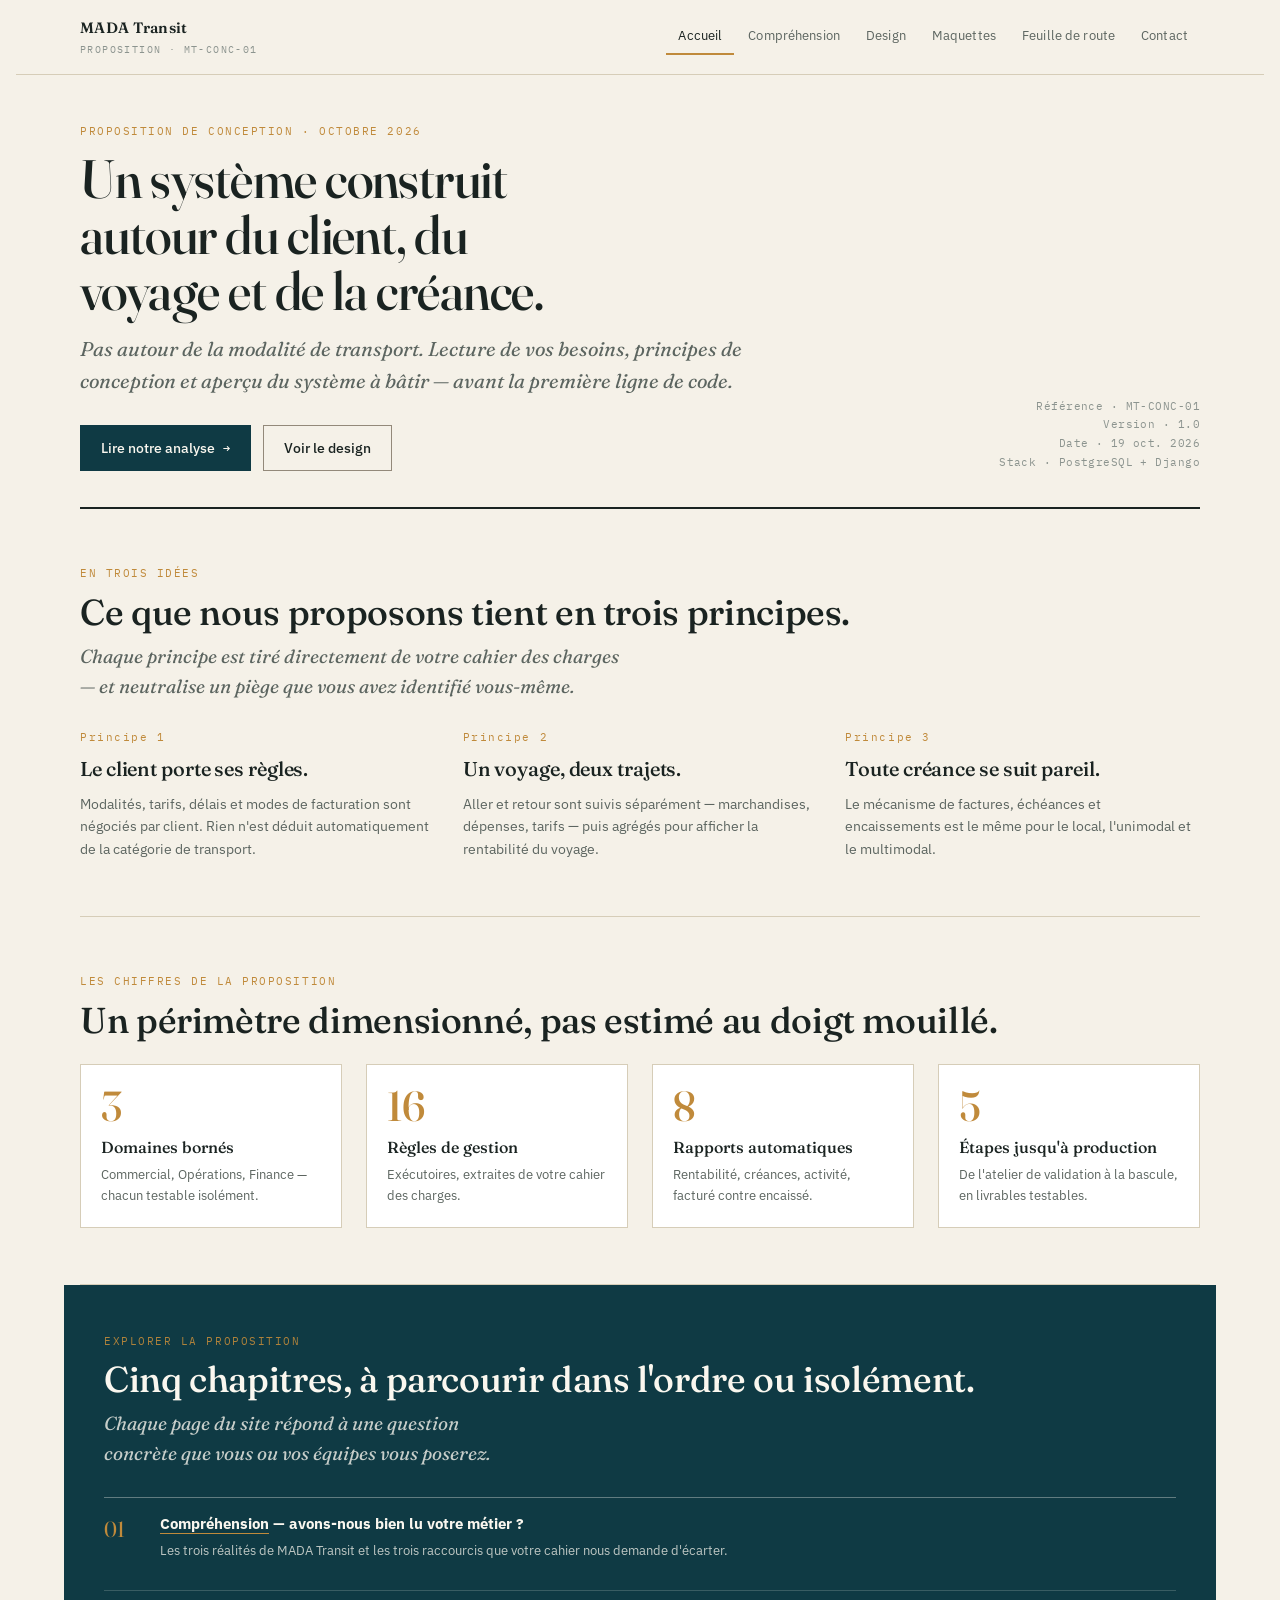
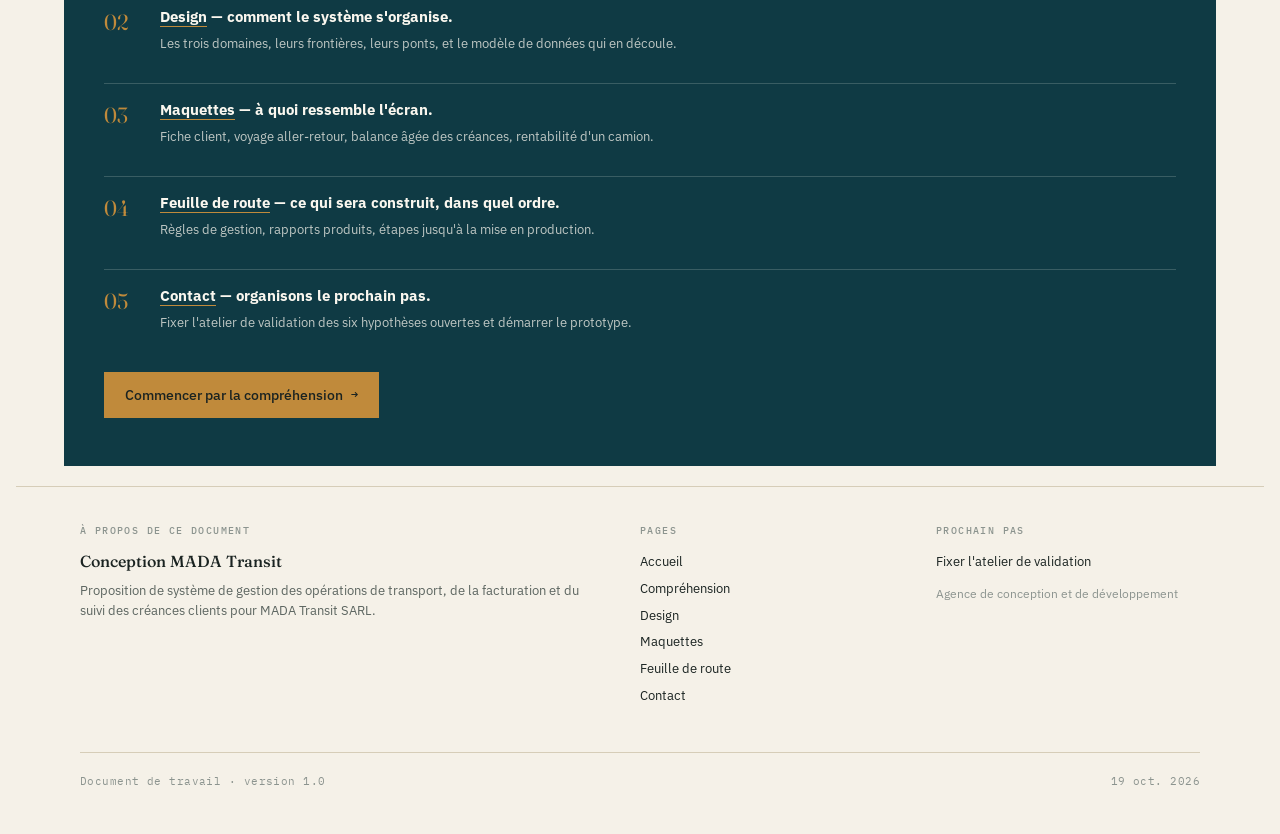
<file: index.html>
<!doctype html>
<html lang="fr">
<head>
<meta charset="utf-8">
<meta name="viewport" content="width=device-width,initial-scale=1,viewport-fit=cover">
<meta name="claude:viewport-fit-sides" content="cover">
<title>Conception MADA Transit</title>
<meta name="description" content="Proposition de conception du système de gestion des opérations de transport, de la facturation et du suivi des créances clients pour MADA Transit SARL.">
<link rel="stylesheet" href="styles.css">
</head>
<body>

<header class="site-header">
  <div class="wrap">
    <a href="index.html" class="brand">
      MADA Transit
      <span class="ref">Proposition · MT-CONC-01</span>
    </a>
    <nav>
      <a href="index.html" aria-current="page">Accueil</a>
      <a href="comprendre.html">Compréhension</a>
      <a href="design.html">Design</a>
      <a href="maquettes.html">Maquettes</a>
      <a href="feuille-de-route.html">Feuille de route</a>
      <a href="contact.html">Contact</a>
    </nav>
  </div>
</header>

<div class="wrap">

  <section class="hero">
    <div>
      <p class="eyebrow">Proposition de conception · octobre 2026</p>
      <h1>Un système construit autour du client, du voyage et de la créance.</h1>
      <p class="dek">Pas autour de la modalité de transport. Lecture de vos besoins, principes de conception et aperçu du système à bâtir — avant la première ligne de code.</p>
      <div class="cta-row">
        <a class="btn btn-primary" href="comprendre.html">Lire notre analyse <span class="arrow">→</span></a>
        <a class="btn btn-secondary" href="design.html">Voir le design</a>
      </div>
    </div>
    <div class="meta">
      <div>Référence · MT-CONC-01</div>
      <div>Version · 1.0</div>
      <div>Date · 19 oct. 2026</div>
      <div>Stack · PostgreSQL + Django</div>
    </div>
  </section>

  <section>
    <p class="eyebrow">En trois idées</p>
    <h2>Ce que nous proposons tient en trois principes.</h2>
    <p class="dek">Chaque principe est tiré directement de votre cahier des charges — et neutralise un piège que vous avez identifié vous-même.</p>

    <div class="columns-3">
      <article>
        <span class="marker">Principe 1</span>
        <h3>Le client porte ses règles.</h3>
        <p>Modalités, tarifs, délais et modes de facturation sont négociés par client. Rien n'est déduit automatiquement de la catégorie de transport.</p>
      </article>
      <article>
        <span class="marker">Principe 2</span>
        <h3>Un voyage, deux trajets.</h3>
        <p>Aller et retour sont suivis séparément — marchandises, dépenses, tarifs — puis agrégés pour afficher la rentabilité du voyage.</p>
      </article>
      <article>
        <span class="marker">Principe 3</span>
        <h3>Toute créance se suit pareil.</h3>
        <p>Le mécanisme de factures, échéances et encaissements est le même pour le local, l'unimodal et le multimodal.</p>
      </article>
    </div>
  </section>

  <section>
    <p class="eyebrow">Les chiffres de la proposition</p>
    <h2>Un périmètre dimensionné, pas estimé au doigt mouillé.</h2>

    <div class="highlight-row">
      <div class="highlight">
        <div class="n">3</div>
        <h4>Domaines bornés</h4>
        <p>Commercial, Opérations, Finance — chacun testable isolément.</p>
      </div>
      <div class="highlight">
        <div class="n">16</div>
        <h4>Règles de gestion</h4>
        <p>Exécutoires, extraites de votre cahier des charges.</p>
      </div>
      <div class="highlight">
        <div class="n">8</div>
        <h4>Rapports automatiques</h4>
        <p>Rentabilité, créances, activité, facturé contre encaissé.</p>
      </div>
      <div class="highlight">
        <div class="n">5</div>
        <h4>Étapes jusqu'à production</h4>
        <p>De l'atelier de validation à la bascule, en livrables testables.</p>
      </div>
    </div>
  </section>

  <section class="band-primary" style="margin-left:calc(max(16px, env(safe-area-inset-left, 0px))*-1); margin-right:calc(max(16px, env(safe-area-inset-right, 0px))*-1); border:none;">
    <div class="wrap" style="padding-inline: max(12px, env(safe-area-inset-left, 0px));">
      <p class="eyebrow">Explorer la proposition</p>
      <h2>Cinq chapitres, à parcourir dans l'ordre ou isolément.</h2>
      <p class="dek">Chaque page du site répond à une question concrète que vous ou vos équipes vous poserez.</p>

      <ol class="numbered">
        <li>
          <div>
            <strong><a href="comprendre.html" style="color:inherit;text-decoration:underline;text-decoration-color:var(--accent);text-underline-offset:4px;">Compréhension</a> — avons-nous bien lu votre métier ?</strong>
            <span>Les trois réalités de MADA Transit et les trois raccourcis que votre cahier nous demande d'écarter.</span>
          </div>
        </li>
        <li>
          <div>
            <strong><a href="design.html" style="color:inherit;text-decoration:underline;text-decoration-color:var(--accent);text-underline-offset:4px;">Design</a> — comment le système s'organise.</strong>
            <span>Les trois domaines, leurs frontières, leurs ponts, et le modèle de données qui en découle.</span>
          </div>
        </li>
        <li>
          <div>
            <strong><a href="maquettes.html" style="color:inherit;text-decoration:underline;text-decoration-color:var(--accent);text-underline-offset:4px;">Maquettes</a> — à quoi ressemble l'écran.</strong>
            <span>Fiche client, voyage aller-retour, balance âgée des créances, rentabilité d'un camion.</span>
          </div>
        </li>
        <li>
          <div>
            <strong><a href="feuille-de-route.html" style="color:inherit;text-decoration:underline;text-decoration-color:var(--accent);text-underline-offset:4px;">Feuille de route</a> — ce qui sera construit, dans quel ordre.</strong>
            <span>Règles de gestion, rapports produits, étapes jusqu'à la mise en production.</span>
          </div>
        </li>
        <li>
          <div>
            <strong><a href="contact.html" style="color:inherit;text-decoration:underline;text-decoration-color:var(--accent);text-underline-offset:4px;">Contact</a> — organisons le prochain pas.</strong>
            <span>Fixer l'atelier de validation des six hypothèses ouvertes et démarrer le prototype.</span>
          </div>
        </li>
      </ol>

      <div class="cta-row">
        <a class="btn btn-primary" href="comprendre.html">Commencer par la compréhension <span class="arrow">→</span></a>
      </div>
    </div>
  </section>

</div>

<footer class="site-footer">
  <div class="wrap">
    <div>
      <h6>À propos de ce document</h6>
      <div class="colophon">Conception MADA Transit</div>
      <p>Proposition de système de gestion des opérations de transport, de la facturation et du suivi des créances clients pour MADA Transit SARL.</p>
    </div>
    <div>
      <h6>Pages</h6>
      <a href="index.html">Accueil</a>
      <a href="comprendre.html">Compréhension</a>
      <a href="design.html">Design</a>
      <a href="maquettes.html">Maquettes</a>
      <a href="feuille-de-route.html">Feuille de route</a>
      <a href="contact.html">Contact</a>
    </div>
    <div>
      <h6>Prochain pas</h6>
      <a href="contact.html">Fixer l'atelier de validation</a>
      <p style="margin-top:8px;color:var(--fg-dim);font-size:12px;">Agence de conception et de développement</p>
    </div>
    <div class="legal">
      <span>Document de travail · version 1.0</span>
      <span>19 oct. 2026</span>
    </div>
  </div>
</footer>

</body>
</html>
</file>
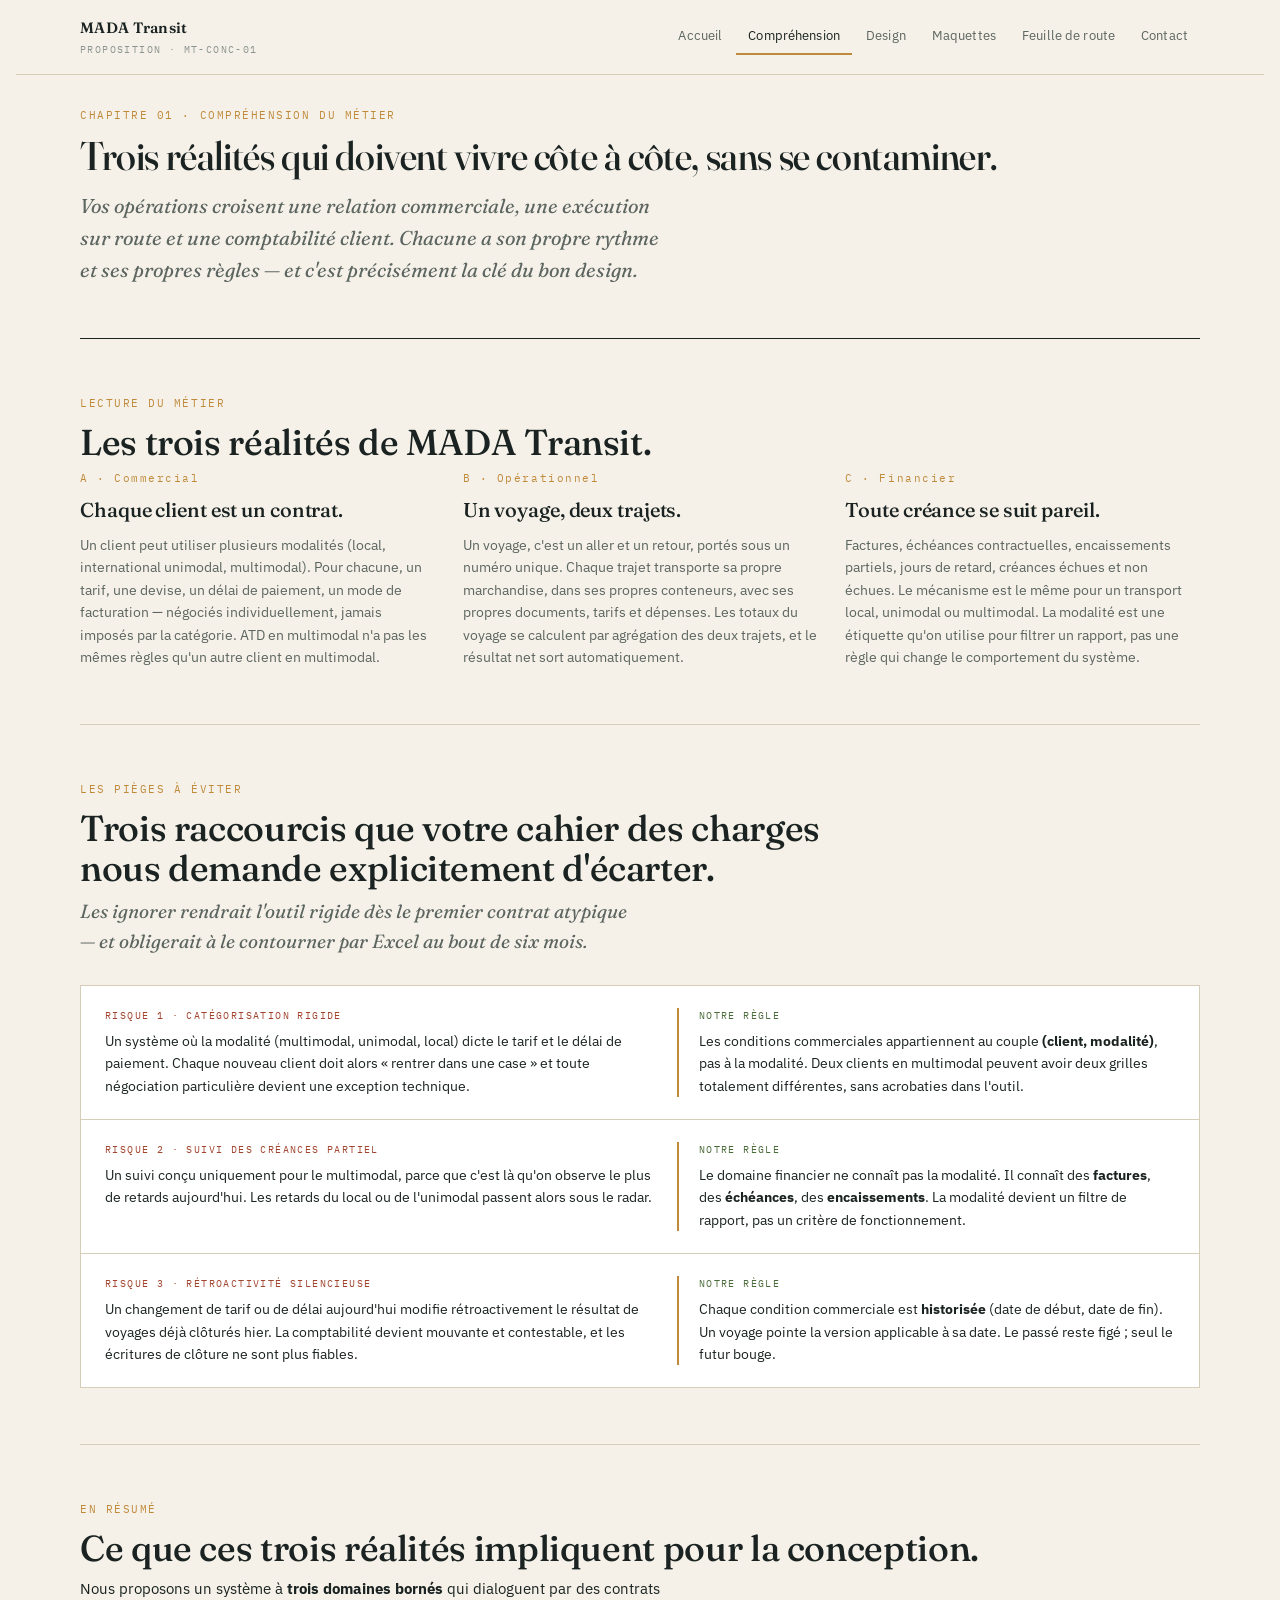
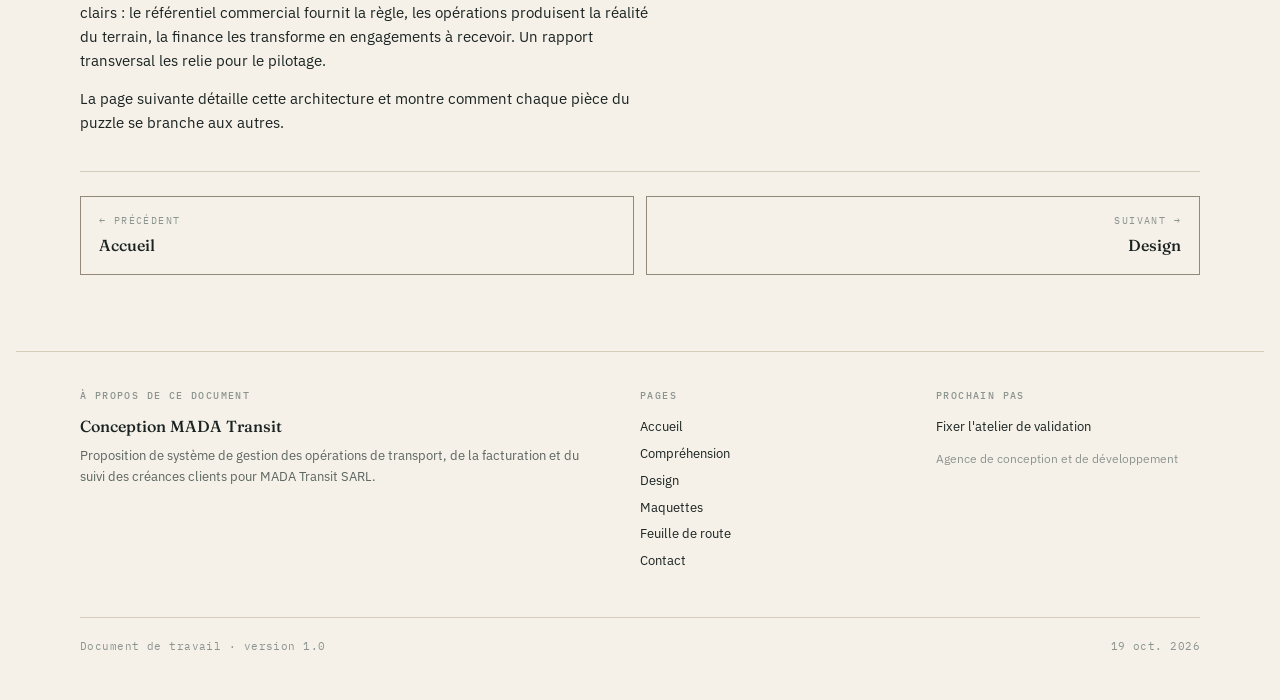
<file: comprendre.html>
<!doctype html>
<html lang="fr">
<head>
<meta charset="utf-8">
<meta name="viewport" content="width=device-width,initial-scale=1,viewport-fit=cover">
<meta name="claude:viewport-fit-sides" content="cover">
<title>Compréhension · Conception MADA Transit</title>
<link rel="stylesheet" href="styles.css">
</head>
<body>

<header class="site-header">
  <div class="wrap">
    <a href="index.html" class="brand">
      MADA Transit
      <span class="ref">Proposition · MT-CONC-01</span>
    </a>
    <nav>
      <a href="index.html">Accueil</a>
      <a href="comprendre.html" aria-current="page">Compréhension</a>
      <a href="design.html">Design</a>
      <a href="maquettes.html">Maquettes</a>
      <a href="feuille-de-route.html">Feuille de route</a>
      <a href="contact.html">Contact</a>
    </nav>
  </div>
</header>

<div class="wrap">

  <section class="hero compact">
    <div>
      <p class="eyebrow">Chapitre 01 · Compréhension du métier</p>
      <h1>Trois réalités qui doivent vivre côte à côte, sans se contaminer.</h1>
      <p class="dek">Vos opérations croisent une relation commerciale, une exécution sur route et une comptabilité client. Chacune a son propre rythme et ses propres règles — et c'est précisément la clé du bon design.</p>
    </div>
  </section>

  <section>
    <p class="eyebrow">Lecture du métier</p>
    <h2>Les trois réalités de MADA Transit.</h2>

    <div class="columns-3">
      <article>
        <span class="marker">A · Commercial</span>
        <h3>Chaque client est un contrat.</h3>
        <p>Un client peut utiliser plusieurs modalités (local, international unimodal, multimodal). Pour chacune, un tarif, une devise, un délai de paiement, un mode de facturation — négociés individuellement, jamais imposés par la catégorie. ATD en multimodal n'a pas les mêmes règles qu'un autre client en multimodal.</p>
      </article>
      <article>
        <span class="marker">B · Opérationnel</span>
        <h3>Un voyage, deux trajets.</h3>
        <p>Un voyage, c'est un aller et un retour, portés sous un numéro unique. Chaque trajet transporte sa propre marchandise, dans ses propres conteneurs, avec ses propres documents, tarifs et dépenses. Les totaux du voyage se calculent par agrégation des deux trajets, et le résultat net sort automatiquement.</p>
      </article>
      <article>
        <span class="marker">C · Financier</span>
        <h3>Toute créance se suit pareil.</h3>
        <p>Factures, échéances contractuelles, encaissements partiels, jours de retard, créances échues et non échues. Le mécanisme est le même pour un transport local, unimodal ou multimodal. La modalité est une étiquette qu'on utilise pour filtrer un rapport, pas une règle qui change le comportement du système.</p>
      </article>
    </div>
  </section>

  <section>
    <p class="eyebrow">Les pièges à éviter</p>
    <h2>Trois raccourcis que votre cahier des charges nous demande explicitement d'écarter.</h2>
    <p class="dek">Les ignorer rendrait l'outil rigide dès le premier contrat atypique — et obligerait à le contourner par Excel au bout de six mois.</p>

    <div class="pitfalls">
      <div class="pitfall">
        <div class="risk">
          <span class="label">Risque 1 · Catégorisation rigide</span>
          <p>Un système où la modalité (multimodal, unimodal, local) dicte le tarif et le délai de paiement. Chaque nouveau client doit alors « rentrer dans une case » et toute négociation particulière devient une exception technique.</p>
        </div>
        <div class="fix">
          <span class="label">Notre règle</span>
          <p>Les conditions commerciales appartiennent au couple <strong>(client, modalité)</strong>, pas à la modalité. Deux clients en multimodal peuvent avoir deux grilles totalement différentes, sans acrobaties dans l'outil.</p>
        </div>
      </div>
      <div class="pitfall">
        <div class="risk">
          <span class="label">Risque 2 · Suivi des créances partiel</span>
          <p>Un suivi conçu uniquement pour le multimodal, parce que c'est là qu'on observe le plus de retards aujourd'hui. Les retards du local ou de l'unimodal passent alors sous le radar.</p>
        </div>
        <div class="fix">
          <span class="label">Notre règle</span>
          <p>Le domaine financier ne connaît pas la modalité. Il connaît des <strong>factures</strong>, des <strong>échéances</strong>, des <strong>encaissements</strong>. La modalité devient un filtre de rapport, pas un critère de fonctionnement.</p>
        </div>
      </div>
      <div class="pitfall">
        <div class="risk">
          <span class="label">Risque 3 · Rétroactivité silencieuse</span>
          <p>Un changement de tarif ou de délai aujourd'hui modifie rétroactivement le résultat de voyages déjà clôturés hier. La comptabilité devient mouvante et contestable, et les écritures de clôture ne sont plus fiables.</p>
        </div>
        <div class="fix">
          <span class="label">Notre règle</span>
          <p>Chaque condition commerciale est <strong>historisée</strong> (date de début, date de fin). Un voyage pointe la version applicable à sa date. Le passé reste figé ; seul le futur bouge.</p>
        </div>
      </div>
    </div>
  </section>

  <section>
    <p class="eyebrow">En résumé</p>
    <h2>Ce que ces trois réalités impliquent pour la conception.</h2>
    <p>Nous proposons un système à <strong>trois domaines bornés</strong> qui dialoguent par des contrats clairs : le référentiel commercial fournit la règle, les opérations produisent la réalité du terrain, la finance les transforme en engagements à recevoir. Un rapport transversal les relie pour le pilotage.</p>
    <p>La page suivante détaille cette architecture et montre comment chaque pièce du puzzle se branche aux autres.</p>

    <div class="page-nav">
      <a href="index.html">
        <span class="label">← Précédent</span>
        <span class="title">Accueil</span>
      </a>
      <a href="design.html" class="next">
        <span class="label">Suivant →</span>
        <span class="title">Design</span>
      </a>
    </div>
  </section>

</div>

<footer class="site-footer">
  <div class="wrap">
    <div>
      <h6>À propos de ce document</h6>
      <div class="colophon">Conception MADA Transit</div>
      <p>Proposition de système de gestion des opérations de transport, de la facturation et du suivi des créances clients pour MADA Transit SARL.</p>
    </div>
    <div>
      <h6>Pages</h6>
      <a href="index.html">Accueil</a>
      <a href="comprendre.html">Compréhension</a>
      <a href="design.html">Design</a>
      <a href="maquettes.html">Maquettes</a>
      <a href="feuille-de-route.html">Feuille de route</a>
      <a href="contact.html">Contact</a>
    </div>
    <div>
      <h6>Prochain pas</h6>
      <a href="contact.html">Fixer l'atelier de validation</a>
      <p style="margin-top:8px;color:var(--fg-dim);font-size:12px;">Agence de conception et de développement</p>
    </div>
    <div class="legal">
      <span>Document de travail · version 1.0</span>
      <span>19 oct. 2026</span>
    </div>
  </div>
</footer>

</body>
</html>
</file>
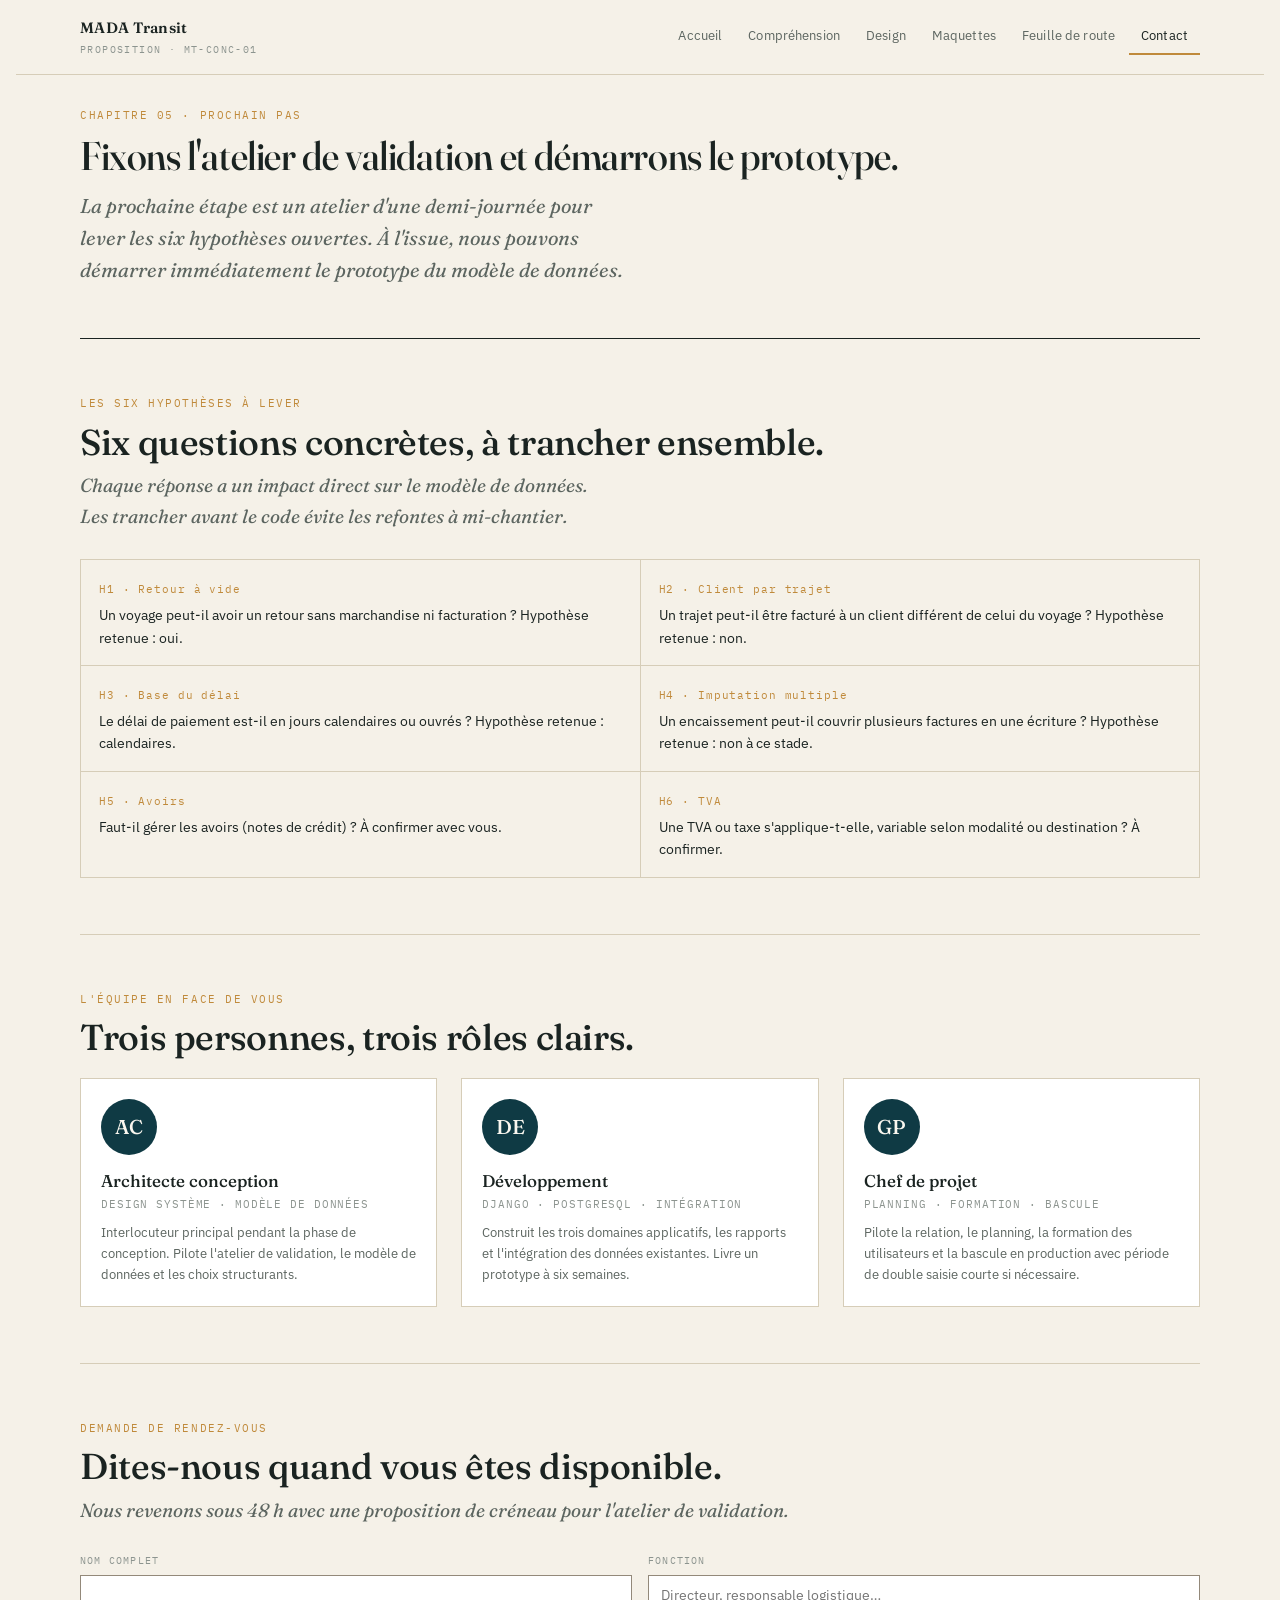
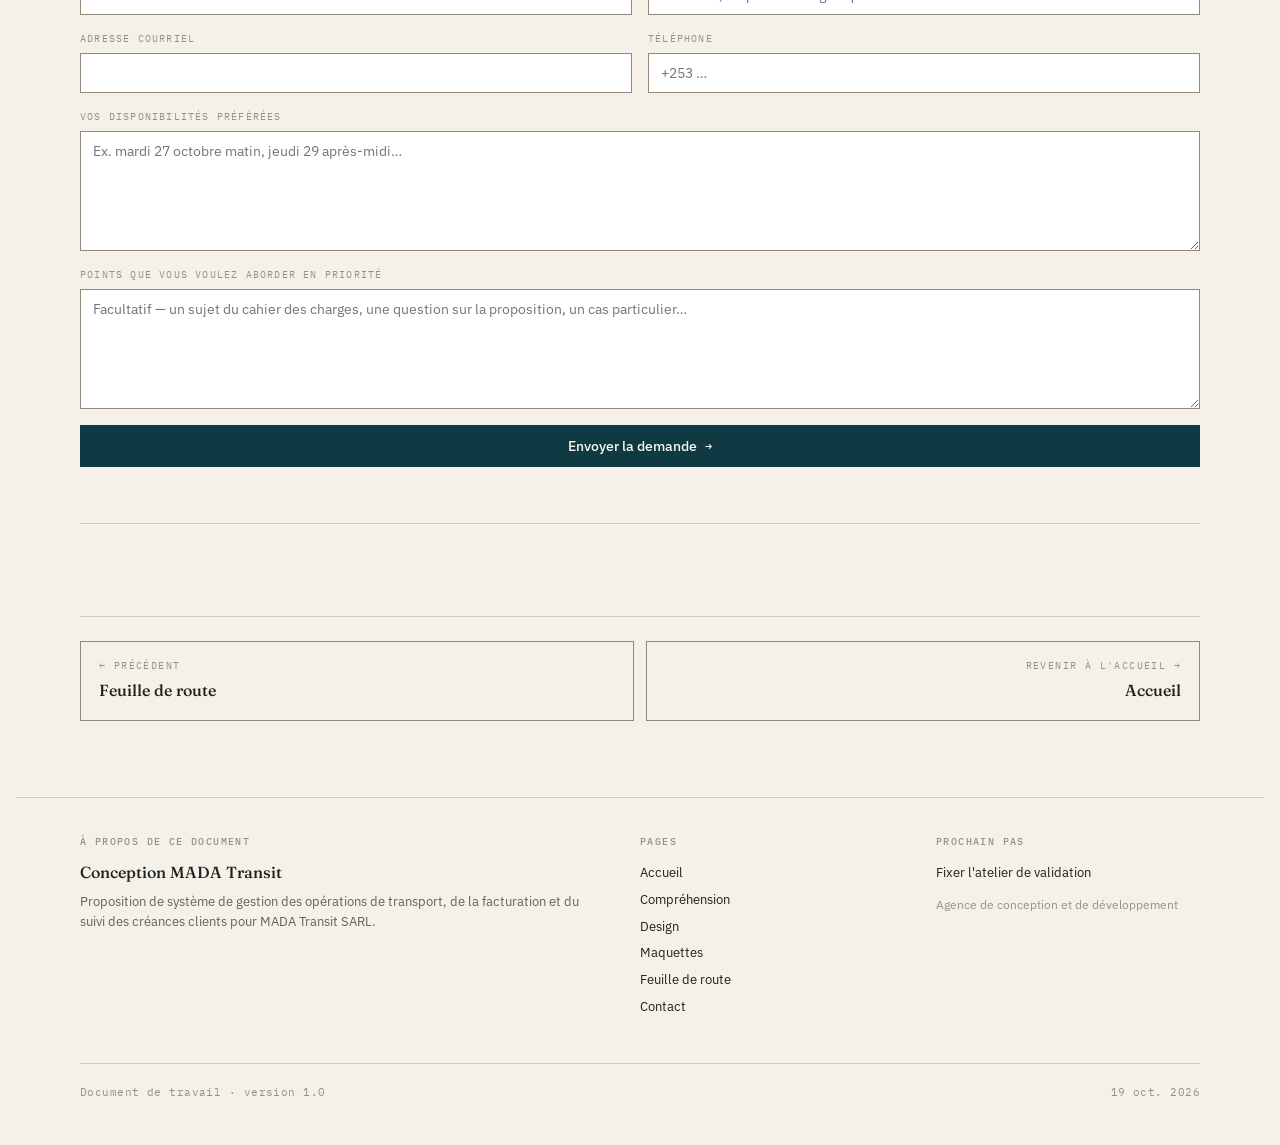
<file: contact.html>
<!doctype html>
<html lang="fr">
<head>
<meta charset="utf-8">
<meta name="viewport" content="width=device-width,initial-scale=1,viewport-fit=cover">
<meta name="claude:viewport-fit-sides" content="cover">
<title>Contact · Conception MADA Transit</title>
<link rel="stylesheet" href="styles.css">
</head>
<body>

<header class="site-header">
  <div class="wrap">
    <a href="index.html" class="brand">
      MADA Transit
      <span class="ref">Proposition · MT-CONC-01</span>
    </a>
    <nav>
      <a href="index.html">Accueil</a>
      <a href="comprendre.html">Compréhension</a>
      <a href="design.html">Design</a>
      <a href="maquettes.html">Maquettes</a>
      <a href="feuille-de-route.html">Feuille de route</a>
      <a href="contact.html" aria-current="page">Contact</a>
    </nav>
  </div>
</header>

<div class="wrap">

  <section class="hero compact">
    <div>
      <p class="eyebrow">Chapitre 05 · Prochain pas</p>
      <h1>Fixons l'atelier de validation et démarrons le prototype.</h1>
      <p class="dek">La prochaine étape est un atelier d'une demi-journée pour lever les six hypothèses ouvertes. À l'issue, nous pouvons démarrer immédiatement le prototype du modèle de données.</p>
    </div>
  </section>

  <section>
    <p class="eyebrow">Les six hypothèses à lever</p>
    <h2>Six questions concrètes, à trancher ensemble.</h2>
    <p class="dek">Chaque réponse a un impact direct sur le modèle de données. Les trancher avant le code évite les refontes à mi-chantier.</p>

    <div class="rules-grid">
      <div class="rule"><span class="code">H1 · Retour à vide</span><p>Un voyage peut-il avoir un retour sans marchandise ni facturation ? Hypothèse retenue : oui.</p></div>
      <div class="rule"><span class="code">H2 · Client par trajet</span><p>Un trajet peut-il être facturé à un client différent de celui du voyage ? Hypothèse retenue : non.</p></div>
      <div class="rule"><span class="code">H3 · Base du délai</span><p>Le délai de paiement est-il en jours calendaires ou ouvrés ? Hypothèse retenue : calendaires.</p></div>
      <div class="rule"><span class="code">H4 · Imputation multiple</span><p>Un encaissement peut-il couvrir plusieurs factures en une écriture ? Hypothèse retenue : non à ce stade.</p></div>
      <div class="rule"><span class="code">H5 · Avoirs</span><p>Faut-il gérer les avoirs (notes de crédit) ? À confirmer avec vous.</p></div>
      <div class="rule"><span class="code">H6 · TVA</span><p>Une TVA ou taxe s'applique-t-elle, variable selon modalité ou destination ? À confirmer.</p></div>
    </div>
  </section>

  <section>
    <p class="eyebrow">L'équipe en face de vous</p>
    <h2>Trois personnes, trois rôles clairs.</h2>

    <div class="team">
      <div class="team-member">
        <div class="avatar">AC</div>
        <h4>Architecte conception</h4>
        <div class="role">Design système · modèle de données</div>
        <p>Interlocuteur principal pendant la phase de conception. Pilote l'atelier de validation, le modèle de données et les choix structurants.</p>
      </div>
      <div class="team-member">
        <div class="avatar">DE</div>
        <h4>Développement</h4>
        <div class="role">Django · PostgreSQL · intégration</div>
        <p>Construit les trois domaines applicatifs, les rapports et l'intégration des données existantes. Livre un prototype à six semaines.</p>
      </div>
      <div class="team-member">
        <div class="avatar">GP</div>
        <h4>Chef de projet</h4>
        <div class="role">Planning · formation · bascule</div>
        <p>Pilote la relation, le planning, la formation des utilisateurs et la bascule en production avec période de double saisie courte si nécessaire.</p>
      </div>
    </div>
  </section>

  <section>
    <p class="eyebrow">Demande de rendez-vous</p>
    <h2>Dites-nous quand vous êtes disponible.</h2>
    <p class="dek">Nous revenons sous 48 h avec une proposition de créneau pour l'atelier de validation.</p>

    <form class="form-grid" onsubmit="event.preventDefault(); this.querySelector('.ack').hidden = false; this.querySelector('button').disabled = true;">
      <div class="field">
        <label for="nom">Nom complet</label>
        <input type="text" id="nom" required>
      </div>
      <div class="field">
        <label for="fonction">Fonction</label>
        <input type="text" id="fonction" placeholder="Directeur, responsable logistique…">
      </div>
      <div class="field">
        <label for="email">Adresse courriel</label>
        <input type="email" id="email" required>
      </div>
      <div class="field">
        <label for="tel">Téléphone</label>
        <input type="tel" id="tel" placeholder="+253 …">
      </div>
      <div class="field full">
        <label for="disponibilites">Vos disponibilités préférées</label>
        <textarea id="disponibilites" placeholder="Ex. mardi 27 octobre matin, jeudi 29 après-midi…"></textarea>
      </div>
      <div class="field full">
        <label for="notes">Points que vous voulez aborder en priorité</label>
        <textarea id="notes" placeholder="Facultatif — un sujet du cahier des charges, une question sur la proposition, un cas particulier…"></textarea>
      </div>
      <div class="field full">
        <button type="submit" class="btn btn-primary" style="justify-content:center;">Envoyer la demande <span class="arrow">→</span></button>
        <p class="ack" hidden style="margin-top:12px;padding:12px 16px;background:var(--tag-bg);font-size:13px;max-width:none;">Merci. Nous revenons vers vous sous 48 h ouvrées avec une proposition de créneau. <strong>Démonstration — ce formulaire ne transmet rien.</strong></p>
      </div>
    </form>
  </section>

  <section>
    <div class="page-nav">
      <a href="feuille-de-route.html">
        <span class="label">← Précédent</span>
        <span class="title">Feuille de route</span>
      </a>
      <a href="index.html" class="next">
        <span class="label">Revenir à l'accueil →</span>
        <span class="title">Accueil</span>
      </a>
    </div>
  </section>

</div>

<footer class="site-footer">
  <div class="wrap">
    <div>
      <h6>À propos de ce document</h6>
      <div class="colophon">Conception MADA Transit</div>
      <p>Proposition de système de gestion des opérations de transport, de la facturation et du suivi des créances clients pour MADA Transit SARL.</p>
    </div>
    <div>
      <h6>Pages</h6>
      <a href="index.html">Accueil</a>
      <a href="comprendre.html">Compréhension</a>
      <a href="design.html">Design</a>
      <a href="maquettes.html">Maquettes</a>
      <a href="feuille-de-route.html">Feuille de route</a>
      <a href="contact.html">Contact</a>
    </div>
    <div>
      <h6>Prochain pas</h6>
      <a href="contact.html">Fixer l'atelier de validation</a>
      <p style="margin-top:8px;color:var(--fg-dim);font-size:12px;">Agence de conception et de développement</p>
    </div>
    <div class="legal">
      <span>Document de travail · version 1.0</span>
      <span>19 oct. 2026</span>
    </div>
  </div>
</footer>

</body>
</html>
</file>
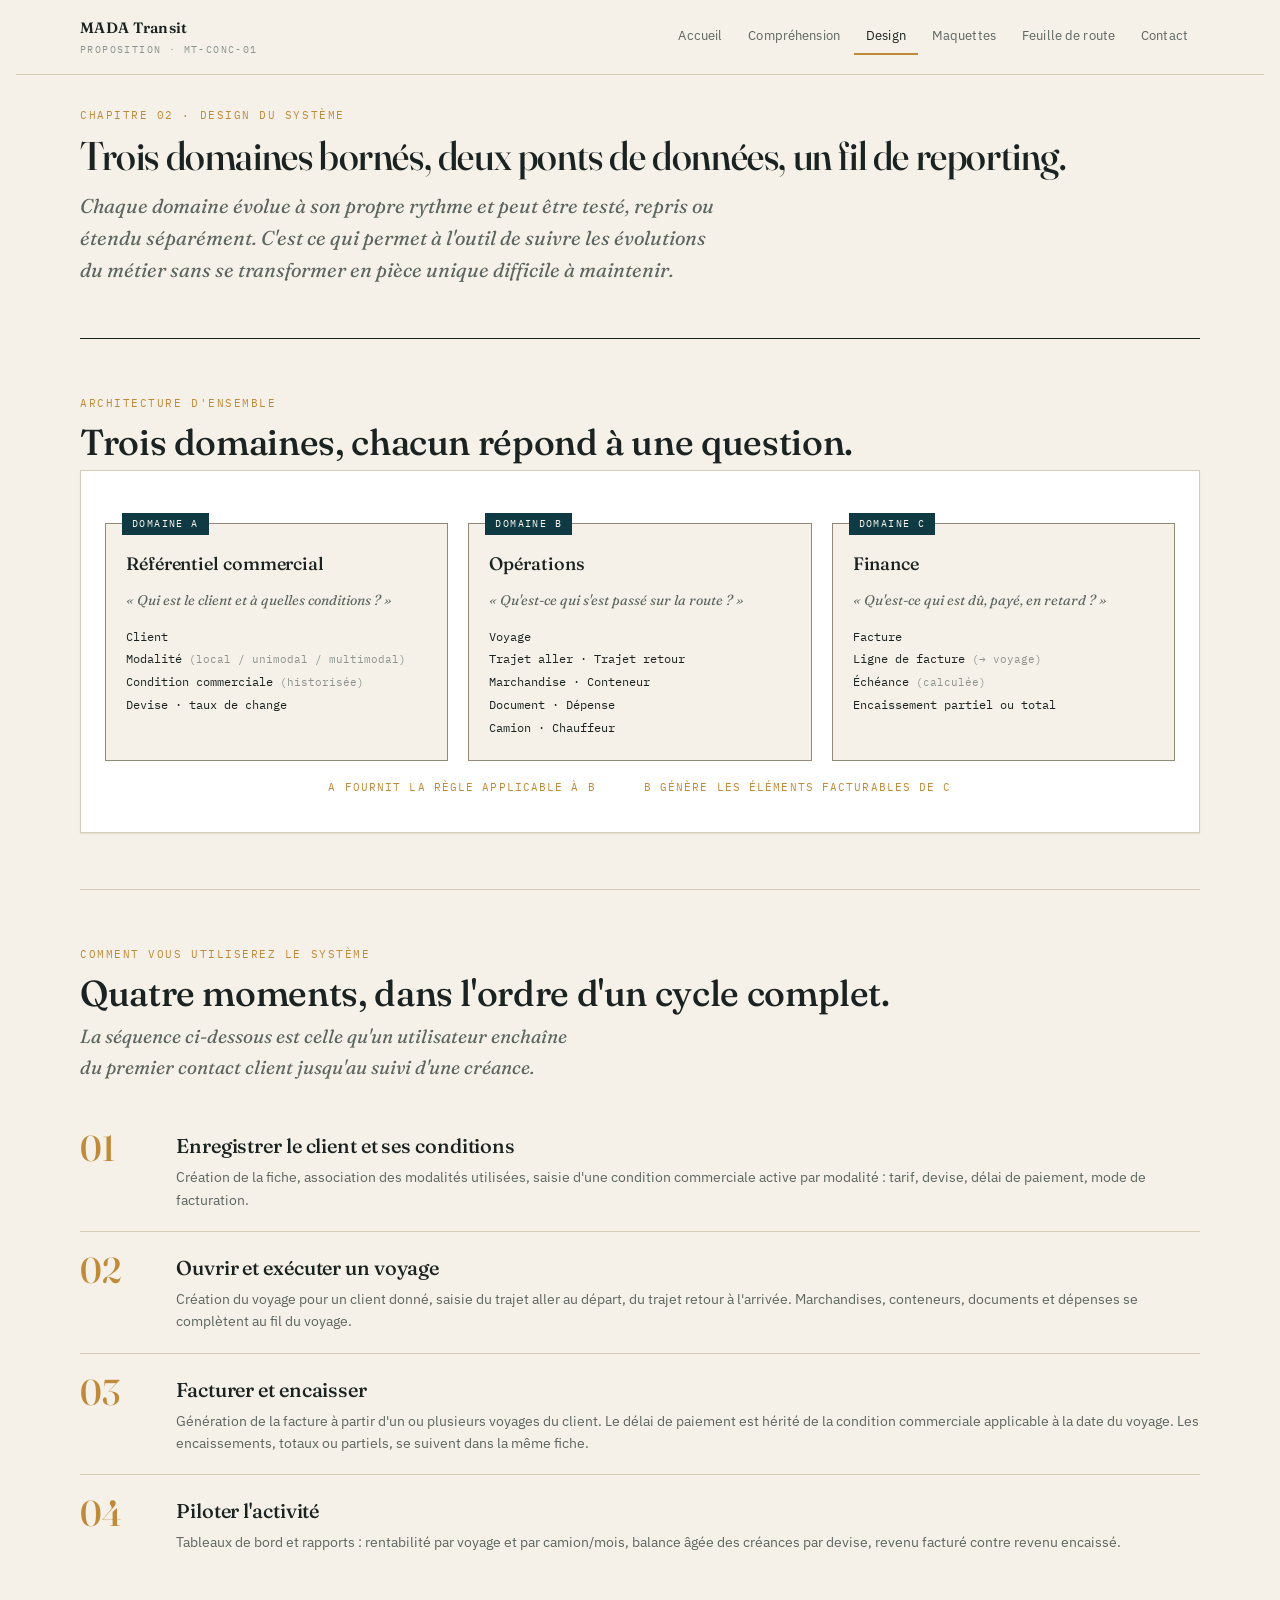
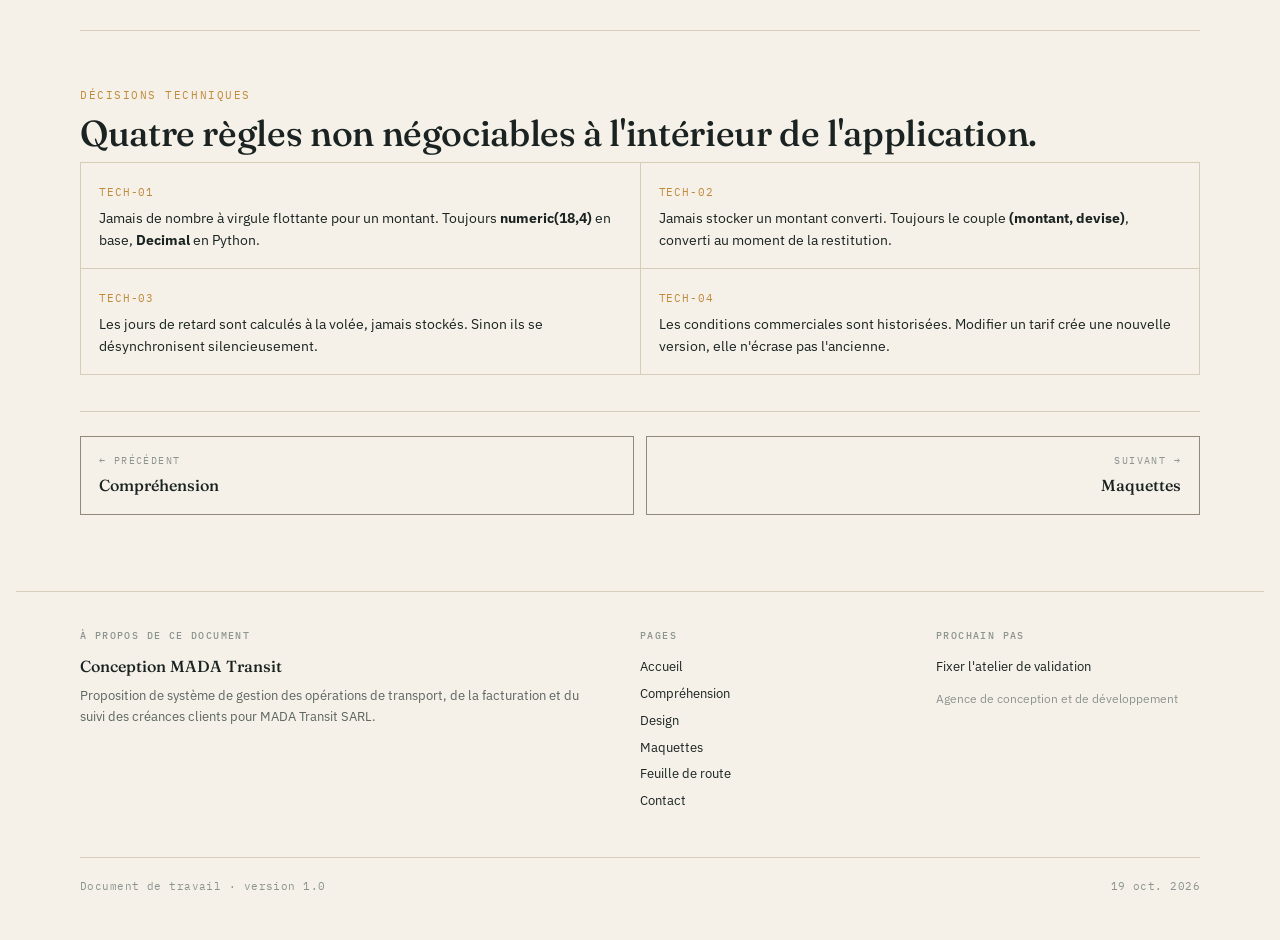
<file: design.html>
<!doctype html>
<html lang="fr">
<head>
<meta charset="utf-8">
<meta name="viewport" content="width=device-width,initial-scale=1,viewport-fit=cover">
<meta name="claude:viewport-fit-sides" content="cover">
<title>Design · Conception MADA Transit</title>
<link rel="stylesheet" href="styles.css">
</head>
<body>

<header class="site-header">
  <div class="wrap">
    <a href="index.html" class="brand">
      MADA Transit
      <span class="ref">Proposition · MT-CONC-01</span>
    </a>
    <nav>
      <a href="index.html">Accueil</a>
      <a href="comprendre.html">Compréhension</a>
      <a href="design.html" aria-current="page">Design</a>
      <a href="maquettes.html">Maquettes</a>
      <a href="feuille-de-route.html">Feuille de route</a>
      <a href="contact.html">Contact</a>
    </nav>
  </div>
</header>

<div class="wrap">

  <section class="hero compact">
    <div>
      <p class="eyebrow">Chapitre 02 · Design du système</p>
      <h1>Trois domaines bornés, deux ponts de données, un fil de reporting.</h1>
      <p class="dek">Chaque domaine évolue à son propre rythme et peut être testé, repris ou étendu séparément. C'est ce qui permet à l'outil de suivre les évolutions du métier sans se transformer en pièce unique difficile à maintenir.</p>
    </div>
  </section>

  <section>
    <p class="eyebrow">Architecture d'ensemble</p>
    <h2>Trois domaines, chacun répond à une question.</h2>

    <div class="arch">
      <div class="arch-grid">

        <div class="domain">
          <span class="tag">Domaine A</span>
          <h4>Référentiel commercial</h4>
          <p class="q">« Qui est le client et à quelles conditions ? »</p>
          <ul>
            <li>Client</li>
            <li>Modalité <em>(local / unimodal / multimodal)</em></li>
            <li>Condition commerciale <em>(historisée)</em></li>
            <li>Devise · taux de change</li>
          </ul>
        </div>

        <div class="domain">
          <span class="tag">Domaine B</span>
          <h4>Opérations</h4>
          <p class="q">« Qu'est-ce qui s'est passé sur la route ? »</p>
          <ul>
            <li>Voyage</li>
            <li>Trajet aller · Trajet retour</li>
            <li>Marchandise · Conteneur</li>
            <li>Document · Dépense</li>
            <li>Camion · Chauffeur</li>
          </ul>
        </div>

        <div class="domain">
          <span class="tag">Domaine C</span>
          <h4>Finance</h4>
          <p class="q">« Qu'est-ce qui est dû, payé, en retard ? »</p>
          <ul>
            <li>Facture</li>
            <li>Ligne de facture <em>(→ voyage)</em></li>
            <li>Échéance <em>(calculée)</em></li>
            <li>Encaissement partiel ou total</li>
          </ul>
        </div>

      </div>

      <div class="arrows">
        <span>A fournit la règle applicable à B</span>
        <span>B génère les éléments facturables de C</span>
      </div>
    </div>
  </section>

  <section>
    <p class="eyebrow">Comment vous utiliserez le système</p>
    <h2>Quatre moments, dans l'ordre d'un cycle complet.</h2>
    <p class="dek">La séquence ci-dessous est celle qu'un utilisateur enchaîne du premier contact client jusqu'au suivi d'une créance.</p>

    <div class="flow">
      <div class="step">
        <div class="num">01</div>
        <div>
          <h3>Enregistrer le client et ses conditions</h3>
          <p>Création de la fiche, association des modalités utilisées, saisie d'une condition commerciale active par modalité : tarif, devise, délai de paiement, mode de facturation.</p>
        </div>
      </div>
      <div class="step">
        <div class="num">02</div>
        <div>
          <h3>Ouvrir et exécuter un voyage</h3>
          <p>Création du voyage pour un client donné, saisie du trajet aller au départ, du trajet retour à l'arrivée. Marchandises, conteneurs, documents et dépenses se complètent au fil du voyage.</p>
        </div>
      </div>
      <div class="step">
        <div class="num">03</div>
        <div>
          <h3>Facturer et encaisser</h3>
          <p>Génération de la facture à partir d'un ou plusieurs voyages du client. Le délai de paiement est hérité de la condition commerciale applicable à la date du voyage. Les encaissements, totaux ou partiels, se suivent dans la même fiche.</p>
        </div>
      </div>
      <div class="step">
        <div class="num">04</div>
        <div>
          <h3>Piloter l'activité</h3>
          <p>Tableaux de bord et rapports : rentabilité par voyage et par camion/mois, balance âgée des créances par devise, revenu facturé contre revenu encaissé.</p>
        </div>
      </div>
    </div>
  </section>

  <section>
    <p class="eyebrow">Décisions techniques</p>
    <h2>Quatre règles non négociables à l'intérieur de l'application.</h2>

    <div class="rules-grid">
      <div class="rule"><span class="code">TECH-01</span><p>Jamais de nombre à virgule flottante pour un montant. Toujours <strong>numeric(18,4)</strong> en base, <strong>Decimal</strong> en Python.</p></div>
      <div class="rule"><span class="code">TECH-02</span><p>Jamais stocker un montant converti. Toujours le couple <strong>(montant, devise)</strong>, converti au moment de la restitution.</p></div>
      <div class="rule"><span class="code">TECH-03</span><p>Les jours de retard sont calculés à la volée, jamais stockés. Sinon ils se désynchronisent silencieusement.</p></div>
      <div class="rule"><span class="code">TECH-04</span><p>Les conditions commerciales sont historisées. Modifier un tarif crée une nouvelle version, elle n'écrase pas l'ancienne.</p></div>
    </div>

    <div class="page-nav">
      <a href="comprendre.html">
        <span class="label">← Précédent</span>
        <span class="title">Compréhension</span>
      </a>
      <a href="maquettes.html" class="next">
        <span class="label">Suivant →</span>
        <span class="title">Maquettes</span>
      </a>
    </div>
  </section>

</div>

<footer class="site-footer">
  <div class="wrap">
    <div>
      <h6>À propos de ce document</h6>
      <div class="colophon">Conception MADA Transit</div>
      <p>Proposition de système de gestion des opérations de transport, de la facturation et du suivi des créances clients pour MADA Transit SARL.</p>
    </div>
    <div>
      <h6>Pages</h6>
      <a href="index.html">Accueil</a>
      <a href="comprendre.html">Compréhension</a>
      <a href="design.html">Design</a>
      <a href="maquettes.html">Maquettes</a>
      <a href="feuille-de-route.html">Feuille de route</a>
      <a href="contact.html">Contact</a>
    </div>
    <div>
      <h6>Prochain pas</h6>
      <a href="contact.html">Fixer l'atelier de validation</a>
      <p style="margin-top:8px;color:var(--fg-dim);font-size:12px;">Agence de conception et de développement</p>
    </div>
    <div class="legal">
      <span>Document de travail · version 1.0</span>
      <span>19 oct. 2026</span>
    </div>
  </div>
</footer>

</body>
</html>
</file>
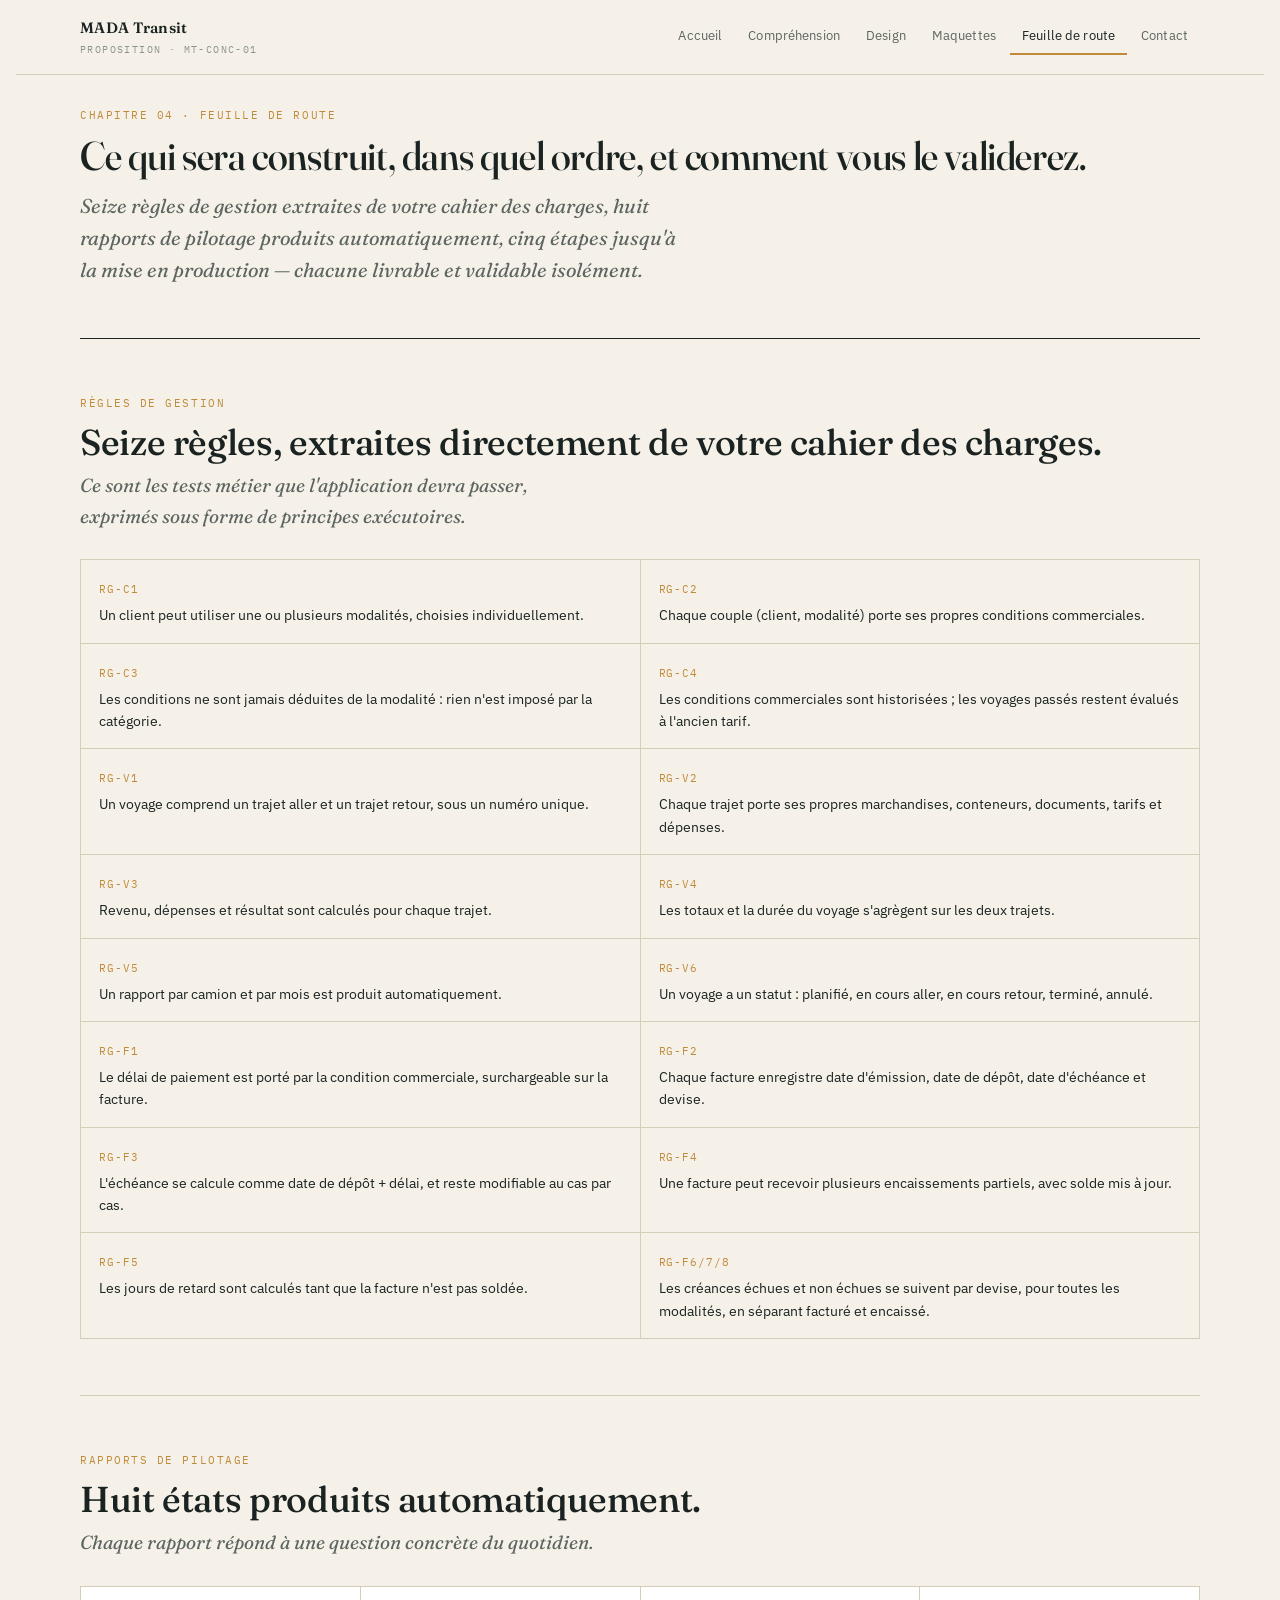
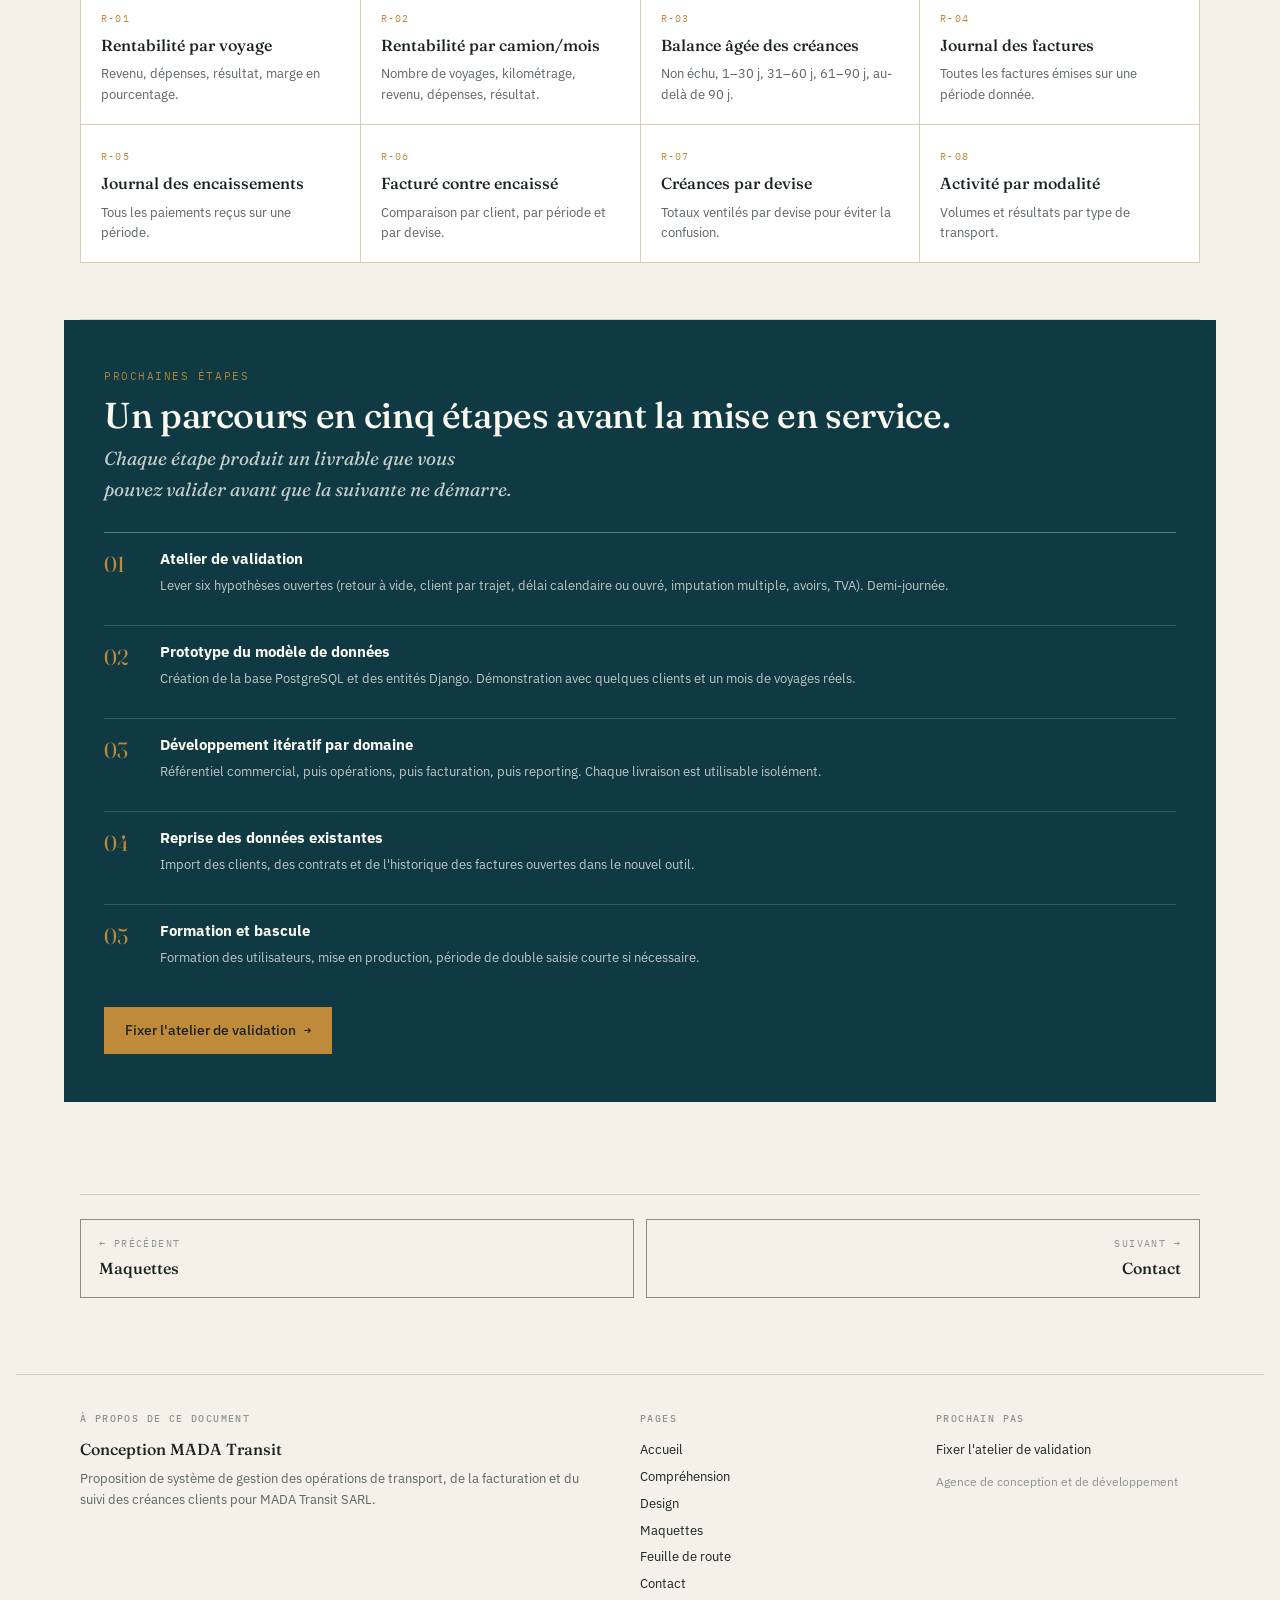
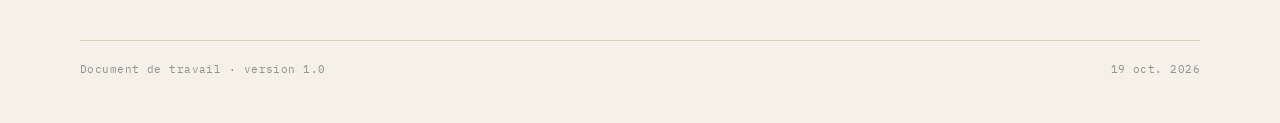
<file: feuille-de-route.html>
<!doctype html>
<html lang="fr">
<head>
<meta charset="utf-8">
<meta name="viewport" content="width=device-width,initial-scale=1,viewport-fit=cover">
<meta name="claude:viewport-fit-sides" content="cover">
<title>Feuille de route · Conception MADA Transit</title>
<link rel="stylesheet" href="styles.css">
</head>
<body>

<header class="site-header">
  <div class="wrap">
    <a href="index.html" class="brand">
      MADA Transit
      <span class="ref">Proposition · MT-CONC-01</span>
    </a>
    <nav>
      <a href="index.html">Accueil</a>
      <a href="comprendre.html">Compréhension</a>
      <a href="design.html">Design</a>
      <a href="maquettes.html">Maquettes</a>
      <a href="feuille-de-route.html" aria-current="page">Feuille de route</a>
      <a href="contact.html">Contact</a>
    </nav>
  </div>
</header>

<div class="wrap">

  <section class="hero compact">
    <div>
      <p class="eyebrow">Chapitre 04 · Feuille de route</p>
      <h1>Ce qui sera construit, dans quel ordre, et comment vous le validerez.</h1>
      <p class="dek">Seize règles de gestion extraites de votre cahier des charges, huit rapports de pilotage produits automatiquement, cinq étapes jusqu'à la mise en production — chacune livrable et validable isolément.</p>
    </div>
  </section>

  <section>
    <p class="eyebrow">Règles de gestion</p>
    <h2>Seize règles, extraites directement de votre cahier des charges.</h2>
    <p class="dek">Ce sont les tests métier que l'application devra passer, exprimés sous forme de principes exécutoires.</p>

    <div class="rules-grid">
      <div class="rule"><span class="code">RG-C1</span><p>Un client peut utiliser une ou plusieurs modalités, choisies individuellement.</p></div>
      <div class="rule"><span class="code">RG-C2</span><p>Chaque couple (client, modalité) porte ses propres conditions commerciales.</p></div>
      <div class="rule"><span class="code">RG-C3</span><p>Les conditions ne sont jamais déduites de la modalité : rien n'est imposé par la catégorie.</p></div>
      <div class="rule"><span class="code">RG-C4</span><p>Les conditions commerciales sont historisées ; les voyages passés restent évalués à l'ancien tarif.</p></div>
      <div class="rule"><span class="code">RG-V1</span><p>Un voyage comprend un trajet aller et un trajet retour, sous un numéro unique.</p></div>
      <div class="rule"><span class="code">RG-V2</span><p>Chaque trajet porte ses propres marchandises, conteneurs, documents, tarifs et dépenses.</p></div>
      <div class="rule"><span class="code">RG-V3</span><p>Revenu, dépenses et résultat sont calculés pour chaque trajet.</p></div>
      <div class="rule"><span class="code">RG-V4</span><p>Les totaux et la durée du voyage s'agrègent sur les deux trajets.</p></div>
      <div class="rule"><span class="code">RG-V5</span><p>Un rapport par camion et par mois est produit automatiquement.</p></div>
      <div class="rule"><span class="code">RG-V6</span><p>Un voyage a un statut : planifié, en cours aller, en cours retour, terminé, annulé.</p></div>
      <div class="rule"><span class="code">RG-F1</span><p>Le délai de paiement est porté par la condition commerciale, surchargeable sur la facture.</p></div>
      <div class="rule"><span class="code">RG-F2</span><p>Chaque facture enregistre date d'émission, date de dépôt, date d'échéance et devise.</p></div>
      <div class="rule"><span class="code">RG-F3</span><p>L'échéance se calcule comme date de dépôt + délai, et reste modifiable au cas par cas.</p></div>
      <div class="rule"><span class="code">RG-F4</span><p>Une facture peut recevoir plusieurs encaissements partiels, avec solde mis à jour.</p></div>
      <div class="rule"><span class="code">RG-F5</span><p>Les jours de retard sont calculés tant que la facture n'est pas soldée.</p></div>
      <div class="rule"><span class="code">RG-F6/7/8</span><p>Les créances échues et non échues se suivent par devise, pour toutes les modalités, en séparant facturé et encaissé.</p></div>
    </div>
  </section>

  <section>
    <p class="eyebrow">Rapports de pilotage</p>
    <h2>Huit états produits automatiquement.</h2>
    <p class="dek">Chaque rapport répond à une question concrète du quotidien.</p>

    <div class="reports">
      <div class="report"><span class="code">R-01</span><h5>Rentabilité par voyage</h5><p>Revenu, dépenses, résultat, marge en pourcentage.</p></div>
      <div class="report"><span class="code">R-02</span><h5>Rentabilité par camion/mois</h5><p>Nombre de voyages, kilométrage, revenu, dépenses, résultat.</p></div>
      <div class="report"><span class="code">R-03</span><h5>Balance âgée des créances</h5><p>Non échu, 1–30 j, 31–60 j, 61–90 j, au-delà de 90 j.</p></div>
      <div class="report"><span class="code">R-04</span><h5>Journal des factures</h5><p>Toutes les factures émises sur une période donnée.</p></div>
      <div class="report"><span class="code">R-05</span><h5>Journal des encaissements</h5><p>Tous les paiements reçus sur une période.</p></div>
      <div class="report"><span class="code">R-06</span><h5>Facturé contre encaissé</h5><p>Comparaison par client, par période et par devise.</p></div>
      <div class="report"><span class="code">R-07</span><h5>Créances par devise</h5><p>Totaux ventilés par devise pour éviter la confusion.</p></div>
      <div class="report"><span class="code">R-08</span><h5>Activité par modalité</h5><p>Volumes et résultats par type de transport.</p></div>
    </div>
  </section>

  <section class="band-primary" style="margin-left:calc(max(16px, env(safe-area-inset-left, 0px))*-1); margin-right:calc(max(16px, env(safe-area-inset-right, 0px))*-1); border:none;">
    <div class="wrap" style="padding-inline: max(12px, env(safe-area-inset-left, 0px));">
      <p class="eyebrow">Prochaines étapes</p>
      <h2>Un parcours en cinq étapes avant la mise en service.</h2>
      <p class="dek">Chaque étape produit un livrable que vous pouvez valider avant que la suivante ne démarre.</p>

      <ol class="numbered">
        <li>
          <div>
            <strong>Atelier de validation</strong>
            <span>Lever six hypothèses ouvertes (retour à vide, client par trajet, délai calendaire ou ouvré, imputation multiple, avoirs, TVA). Demi-journée.</span>
          </div>
        </li>
        <li>
          <div>
            <strong>Prototype du modèle de données</strong>
            <span>Création de la base PostgreSQL et des entités Django. Démonstration avec quelques clients et un mois de voyages réels.</span>
          </div>
        </li>
        <li>
          <div>
            <strong>Développement itératif par domaine</strong>
            <span>Référentiel commercial, puis opérations, puis facturation, puis reporting. Chaque livraison est utilisable isolément.</span>
          </div>
        </li>
        <li>
          <div>
            <strong>Reprise des données existantes</strong>
            <span>Import des clients, des contrats et de l'historique des factures ouvertes dans le nouvel outil.</span>
          </div>
        </li>
        <li>
          <div>
            <strong>Formation et bascule</strong>
            <span>Formation des utilisateurs, mise en production, période de double saisie courte si nécessaire.</span>
          </div>
        </li>
      </ol>

      <div class="cta-row">
        <a class="btn btn-primary" href="contact.html">Fixer l'atelier de validation <span class="arrow">→</span></a>
      </div>
    </div>
  </section>

  <section>
    <div class="page-nav">
      <a href="maquettes.html">
        <span class="label">← Précédent</span>
        <span class="title">Maquettes</span>
      </a>
      <a href="contact.html" class="next">
        <span class="label">Suivant →</span>
        <span class="title">Contact</span>
      </a>
    </div>
  </section>

</div>

<footer class="site-footer">
  <div class="wrap">
    <div>
      <h6>À propos de ce document</h6>
      <div class="colophon">Conception MADA Transit</div>
      <p>Proposition de système de gestion des opérations de transport, de la facturation et du suivi des créances clients pour MADA Transit SARL.</p>
    </div>
    <div>
      <h6>Pages</h6>
      <a href="index.html">Accueil</a>
      <a href="comprendre.html">Compréhension</a>
      <a href="design.html">Design</a>
      <a href="maquettes.html">Maquettes</a>
      <a href="feuille-de-route.html">Feuille de route</a>
      <a href="contact.html">Contact</a>
    </div>
    <div>
      <h6>Prochain pas</h6>
      <a href="contact.html">Fixer l'atelier de validation</a>
      <p style="margin-top:8px;color:var(--fg-dim);font-size:12px;">Agence de conception et de développement</p>
    </div>
    <div class="legal">
      <span>Document de travail · version 1.0</span>
      <span>19 oct. 2026</span>
    </div>
  </div>
</footer>

</body>
</html>
</file>
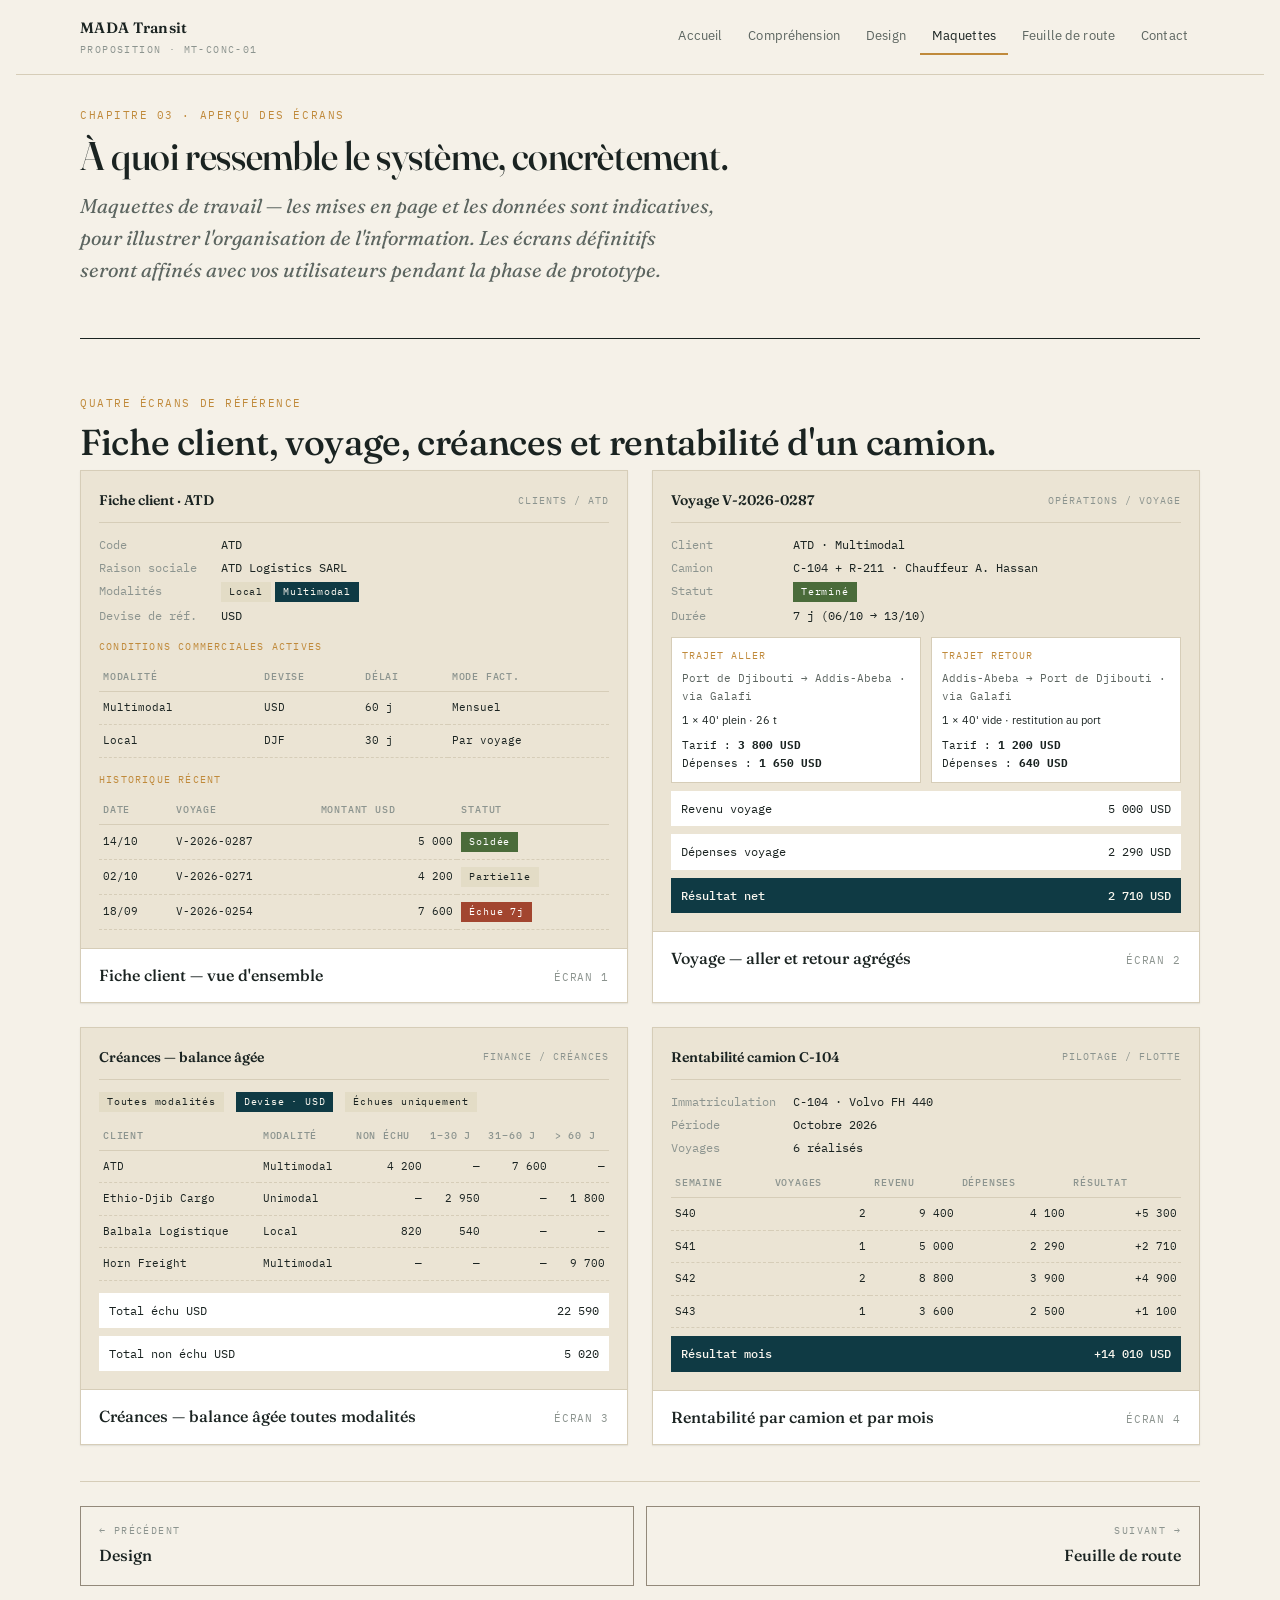
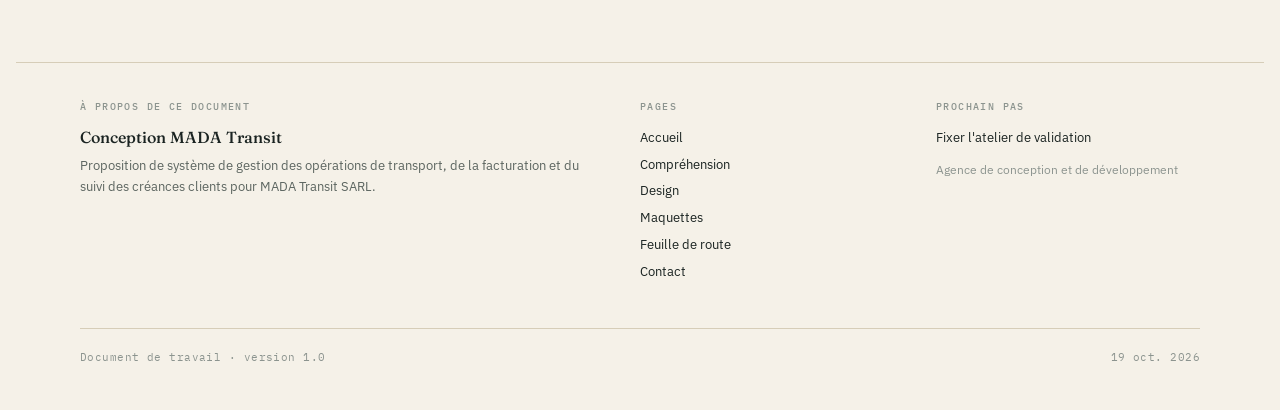
<file: maquettes.html>
<!doctype html>
<html lang="fr">
<head>
<meta charset="utf-8">
<meta name="viewport" content="width=device-width,initial-scale=1,viewport-fit=cover">
<meta name="claude:viewport-fit-sides" content="cover">
<title>Maquettes · Conception MADA Transit</title>
<link rel="stylesheet" href="styles.css">
</head>
<body>

<header class="site-header">
  <div class="wrap">
    <a href="index.html" class="brand">
      MADA Transit
      <span class="ref">Proposition · MT-CONC-01</span>
    </a>
    <nav>
      <a href="index.html">Accueil</a>
      <a href="comprendre.html">Compréhension</a>
      <a href="design.html">Design</a>
      <a href="maquettes.html" aria-current="page">Maquettes</a>
      <a href="feuille-de-route.html">Feuille de route</a>
      <a href="contact.html">Contact</a>
    </nav>
  </div>
</header>

<div class="wrap">

  <section class="hero compact">
    <div>
      <p class="eyebrow">Chapitre 03 · Aperçu des écrans</p>
      <h1>À quoi ressemble le système, concrètement.</h1>
      <p class="dek">Maquettes de travail — les mises en page et les données sont indicatives, pour illustrer l'organisation de l'information. Les écrans définitifs seront affinés avec vos utilisateurs pendant la phase de prototype.</p>
    </div>
  </section>

  <section>
    <p class="eyebrow">Quatre écrans de référence</p>
    <h2>Fiche client, voyage, créances et rentabilité d'un camion.</h2>

    <div class="screens">

      <article class="screen">
        <div class="mockup">
          <div class="bar">
            <span class="title">Fiche client · ATD</span>
            <span class="nav">Clients / ATD</span>
          </div>
          <dl class="kv">
            <dt>Code</dt><dd>ATD</dd>
            <dt>Raison sociale</dt><dd>ATD Logistics SARL</dd>
            <dt>Modalités</dt><dd><span class="pill">Local</span><span class="pill pill-primary">Multimodal</span></dd>
            <dt>Devise de réf.</dt><dd>USD</dd>
          </dl>
          <div class="section-head">Conditions commerciales actives</div>
          <table>
            <thead><tr><th>Modalité</th><th>Devise</th><th>Délai</th><th>Mode fact.</th></tr></thead>
            <tbody>
              <tr><td>Multimodal</td><td>USD</td><td>60 j</td><td>Mensuel</td></tr>
              <tr><td>Local</td><td>DJF</td><td>30 j</td><td>Par voyage</td></tr>
            </tbody>
          </table>
          <div class="section-head">Historique récent</div>
          <table>
            <thead><tr><th>Date</th><th>Voyage</th><th class="num">Montant USD</th><th>Statut</th></tr></thead>
            <tbody>
              <tr><td>14/10</td><td>V-2026-0287</td><td class="num">5 000</td><td><span class="pill pill-ok">Soldée</span></td></tr>
              <tr><td>02/10</td><td>V-2026-0271</td><td class="num">4 200</td><td><span class="pill">Partielle</span></td></tr>
              <tr><td>18/09</td><td>V-2026-0254</td><td class="num">7 600</td><td><span class="pill pill-warn">Échue 7j</span></td></tr>
            </tbody>
          </table>
        </div>
        <div class="cap">
          <h4>Fiche client — vue d'ensemble</h4>
          <span>Écran 1</span>
        </div>
      </article>

      <article class="screen">
        <div class="mockup">
          <div class="bar">
            <span class="title">Voyage V-2026-0287</span>
            <span class="nav">Opérations / Voyage</span>
          </div>
          <dl class="kv">
            <dt>Client</dt><dd>ATD · Multimodal</dd>
            <dt>Camion</dt><dd>C-104 + R-211 · Chauffeur A. Hassan</dd>
            <dt>Statut</dt><dd><span class="pill pill-ok">Terminé</span></dd>
            <dt>Durée</dt><dd>7 j (06/10 → 13/10)</dd>
          </dl>
          <div class="trajet-pair" style="margin-top: 12px;">
            <div class="trajet">
              <div class="lbl">Trajet aller</div>
              <div style="font-family:'IBM Plex Mono',monospace;font-size:11px;color:var(--fg-muted);">Port de Djibouti → Addis-Abeba · via Galafi</div>
              <div style="margin-top:6px;font-size:11px;">1 × 40' plein · 26 t</div>
              <div style="margin-top:8px;font-family:'IBM Plex Mono',monospace;font-size:11px;">
                Tarif : <strong>3 800 USD</strong><br>
                Dépenses : <strong>1 650 USD</strong>
              </div>
            </div>
            <div class="trajet">
              <div class="lbl">Trajet retour</div>
              <div style="font-family:'IBM Plex Mono',monospace;font-size:11px;color:var(--fg-muted);">Addis-Abeba → Port de Djibouti · via Galafi</div>
              <div style="margin-top:6px;font-size:11px;">1 × 40' vide · restitution au port</div>
              <div style="margin-top:8px;font-family:'IBM Plex Mono',monospace;font-size:11px;">
                Tarif : <strong>1 200 USD</strong><br>
                Dépenses : <strong>640 USD</strong>
              </div>
            </div>
          </div>
          <div class="total-row"><span>Revenu voyage</span><span class="num">5 000 USD</span></div>
          <div class="total-row"><span>Dépenses voyage</span><span class="num">2 290 USD</span></div>
          <div class="total-row net"><span>Résultat net</span><span class="num">2 710 USD</span></div>
        </div>
        <div class="cap">
          <h4>Voyage — aller et retour agrégés</h4>
          <span>Écran 2</span>
        </div>
      </article>

      <article class="screen">
        <div class="mockup">
          <div class="bar">
            <span class="title">Créances — balance âgée</span>
            <span class="nav">Finance / Créances</span>
          </div>
          <div style="display:flex;gap:8px;flex-wrap:wrap;margin-bottom:10px;">
            <span class="pill">Toutes modalités</span>
            <span class="pill pill-primary">Devise · USD</span>
            <span class="pill">Échues uniquement</span>
          </div>
          <table>
            <thead><tr><th>Client</th><th>Modalité</th><th class="num">Non échu</th><th class="num">1–30 j</th><th class="num">31–60 j</th><th class="num">&gt; 60 j</th></tr></thead>
            <tbody>
              <tr><td>ATD</td><td>Multimodal</td><td class="num">4 200</td><td class="num">—</td><td class="num">7 600</td><td class="num">—</td></tr>
              <tr><td>Ethio-Djib Cargo</td><td>Unimodal</td><td class="num">—</td><td class="num">2 950</td><td class="num">—</td><td class="num">1 800</td></tr>
              <tr><td>Balbala Logistique</td><td>Local</td><td class="num">820</td><td class="num">540</td><td class="num">—</td><td class="num">—</td></tr>
              <tr><td>Horn Freight</td><td>Multimodal</td><td class="num">—</td><td class="num">—</td><td class="num">—</td><td class="num">9 700</td></tr>
            </tbody>
          </table>
          <div class="total-row" style="margin-top:12px;"><span>Total échu USD</span><span class="num">22 590</span></div>
          <div class="total-row"><span>Total non échu USD</span><span class="num">5 020</span></div>
        </div>
        <div class="cap">
          <h4>Créances — balance âgée toutes modalités</h4>
          <span>Écran 3</span>
        </div>
      </article>

      <article class="screen">
        <div class="mockup">
          <div class="bar">
            <span class="title">Rentabilité camion C-104</span>
            <span class="nav">Pilotage / Flotte</span>
          </div>
          <dl class="kv">
            <dt>Immatriculation</dt><dd>C-104 · Volvo FH 440</dd>
            <dt>Période</dt><dd>Octobre 2026</dd>
            <dt>Voyages</dt><dd>6 réalisés</dd>
          </dl>
          <table>
            <thead><tr><th>Semaine</th><th class="num">Voyages</th><th class="num">Revenu</th><th class="num">Dépenses</th><th class="num">Résultat</th></tr></thead>
            <tbody>
              <tr><td>S40</td><td class="num">2</td><td class="num">9 400</td><td class="num">4 100</td><td class="num">+5 300</td></tr>
              <tr><td>S41</td><td class="num">1</td><td class="num">5 000</td><td class="num">2 290</td><td class="num">+2 710</td></tr>
              <tr><td>S42</td><td class="num">2</td><td class="num">8 800</td><td class="num">3 900</td><td class="num">+4 900</td></tr>
              <tr><td>S43</td><td class="num">1</td><td class="num">3 600</td><td class="num">2 500</td><td class="num">+1 100</td></tr>
            </tbody>
          </table>
          <div class="total-row net"><span>Résultat mois</span><span class="num">+14 010 USD</span></div>
        </div>
        <div class="cap">
          <h4>Rentabilité par camion et par mois</h4>
          <span>Écran 4</span>
        </div>
      </article>

    </div>

    <div class="page-nav">
      <a href="design.html">
        <span class="label">← Précédent</span>
        <span class="title">Design</span>
      </a>
      <a href="feuille-de-route.html" class="next">
        <span class="label">Suivant →</span>
        <span class="title">Feuille de route</span>
      </a>
    </div>
  </section>

</div>

<footer class="site-footer">
  <div class="wrap">
    <div>
      <h6>À propos de ce document</h6>
      <div class="colophon">Conception MADA Transit</div>
      <p>Proposition de système de gestion des opérations de transport, de la facturation et du suivi des créances clients pour MADA Transit SARL.</p>
    </div>
    <div>
      <h6>Pages</h6>
      <a href="index.html">Accueil</a>
      <a href="comprendre.html">Compréhension</a>
      <a href="design.html">Design</a>
      <a href="maquettes.html">Maquettes</a>
      <a href="feuille-de-route.html">Feuille de route</a>
      <a href="contact.html">Contact</a>
    </div>
    <div>
      <h6>Prochain pas</h6>
      <a href="contact.html">Fixer l'atelier de validation</a>
      <p style="margin-top:8px;color:var(--fg-dim);font-size:12px;">Agence de conception et de développement</p>
    </div>
    <div class="legal">
      <span>Document de travail · version 1.0</span>
      <span>19 oct. 2026</span>
    </div>
  </div>
</footer>

</body>
</html>
</file>
<file: styles.css>
/* MADA Transit · Design system partagé entre toutes les pages du site */
@import url('https://fonts.googleapis.com/css2?family=Fraunces:opsz,wght@9..144,400;9..144,500;9..144,600;9..144,700&family=IBM+Plex+Sans:wght@400;500;600;700&family=IBM+Plex+Mono:wght@400;500&display=swap');

:root {
  --bg: #f5f1e8;
  --bg-raised: #ffffff;
  --bg-sunken: #ebe4d4;
  --fg: #1a2321;
  --fg-muted: #5c6560;
  --fg-dim: #8c948f;
  --rule: #d6cdb8;
  --rule-strong: #93897a;
  --primary: #0f3a44;
  --primary-ink: #faf7ef;
  --accent: #c08a3b;
  --accent-ink: #1a2321;
  --warn: #a2452f;
  --ok: #4a6b3a;
  --tag-bg: #e3dcc6;
  --card-shadow: 0 1px 0 rgba(26,35,33,0.04), 0 1px 2px rgba(26,35,33,0.06);
  color-scheme: light;
}
@media (prefers-color-scheme: dark) {
  :root:not([data-theme="light"]) {
    --bg: #141816;
    --bg-raised: #1d2321;
    --bg-sunken: #0f1312;
    --fg: #ede8d9;
    --fg-muted: #a8ad9e;
    --fg-dim: #747a6e;
    --rule: #2a302d;
    --rule-strong: #4a5048;
    --primary: #74b4c2;
    --primary-ink: #0a1416;
    --accent: #d9a965;
    --accent-ink: #1a1510;
    --warn: #d47554;
    --ok: #a3c48d;
    --tag-bg: #26302d;
    --card-shadow: 0 1px 0 rgba(0,0,0,0.4), 0 1px 3px rgba(0,0,0,0.5);
    color-scheme: dark;
  }
}
:root[data-theme="dark"] {
  --bg: #141816;
  --bg-raised: #1d2321;
  --bg-sunken: #0f1312;
  --fg: #ede8d9;
  --fg-muted: #a8ad9e;
  --fg-dim: #747a6e;
  --rule: #2a302d;
  --rule-strong: #4a5048;
  --primary: #74b4c2;
  --primary-ink: #0a1416;
  --accent: #d9a965;
  --accent-ink: #1a1510;
  --warn: #d47554;
  --ok: #a3c48d;
  --tag-bg: #26302d;
  --card-shadow: 0 1px 0 rgba(0,0,0,0.4), 0 1px 3px rgba(0,0,0,0.5);
  color-scheme: dark;
}

* { box-sizing: border-box; }
body {
  background: var(--bg);
  color: var(--fg);
  font-family: 'IBM Plex Sans', system-ui, -apple-system, sans-serif;
  font-size: 15px;
  line-height: 1.6;
  padding-left: max(16px, env(safe-area-inset-left, 0px));
  padding-right: max(16px, env(safe-area-inset-right, 0px));
  padding-block: 0;
  margin: 0;
}
.wrap { max-width: 1120px; margin: 0 auto; }

/* ─── Site header (nav) ────────────────────────────────────────────── */
.site-header {
  border-bottom: 1px solid var(--rule);
  position: sticky;
  top: env(safe-area-inset-top, 0px);
  background: var(--bg);
  z-index: 10;
}
.site-header .wrap {
  display: flex;
  align-items: center;
  justify-content: space-between;
  padding-block: 16px;
  gap: 20px;
}
.site-header .brand {
  font-family: 'Fraunces', Georgia, serif;
  font-weight: 600;
  font-size: 15px;
  letter-spacing: 0.02em;
  text-decoration: none;
  color: var(--fg);
  white-space: nowrap;
}
.site-header .brand .ref {
  display: block;
  font-family: 'IBM Plex Mono', monospace;
  font-size: 10px;
  letter-spacing: 0.14em;
  color: var(--fg-dim);
  text-transform: uppercase;
  margin-top: 2px;
  font-weight: 400;
}
.site-header nav {
  display: flex;
  gap: 2px;
  flex-wrap: wrap;
}
.site-header nav a {
  font-family: 'IBM Plex Sans', sans-serif;
  font-size: 13px;
  letter-spacing: 0.01em;
  color: var(--fg-muted);
  text-decoration: none;
  padding: 6px 12px;
  border-bottom: 2px solid transparent;
  margin-bottom: -1px;
  white-space: nowrap;
}
.site-header nav a:hover { color: var(--fg); }
.site-header nav a[aria-current="page"] {
  color: var(--fg);
  border-bottom-color: var(--accent);
}
@media (max-width: 760px) {
  .site-header .wrap { flex-direction: column; align-items: flex-start; gap: 10px; }
  .site-header nav { width: 100%; overflow-x: auto; padding-bottom: 2px; }
  .site-header nav a { padding: 6px 10px; font-size: 12px; }
}

/* ─── Hero ─────────────────────────────────────────────────────────── */
.hero {
  padding-block: 48px 36px;
  border-bottom: 2px solid var(--fg);
  display: grid;
  grid-template-columns: 1fr auto;
  gap: 24px;
  align-items: end;
}
@media (max-width: 760px) {
  .hero { grid-template-columns: 1fr; padding-block: 32px 24px; }
}
.hero .eyebrow {
  font-family: 'IBM Plex Mono', monospace;
  font-size: 11px;
  letter-spacing: 0.14em;
  text-transform: uppercase;
  color: var(--accent);
  margin: 0 0 10px;
}
.hero h1 {
  font-family: 'Fraunces', Georgia, serif;
  font-weight: 500;
  font-variation-settings: 'opsz' 144;
  font-size: clamp(30px, 5vw, 54px);
  line-height: 1.04;
  margin: 0;
  letter-spacing: -0.01em;
  text-wrap: balance;
  max-width: 18ch;
}
.hero .dek {
  font-family: 'Fraunces', Georgia, serif;
  font-style: italic;
  font-weight: 400;
  font-size: clamp(16px, 2vw, 20px);
  color: var(--fg-muted);
  margin-top: 14px;
  max-width: 60ch;
  text-wrap: balance;
}
.hero .meta {
  font-family: 'IBM Plex Mono', monospace;
  font-size: 11px;
  color: var(--fg-dim);
  text-align: right;
  line-height: 1.7;
  letter-spacing: 0.04em;
}
.hero .meta div { white-space: nowrap; }
@media (max-width: 760px) { .hero .meta { text-align: left; } }

/* Hero compact (sub-pages) */
.hero.compact { padding-block: 32px 24px; border-bottom-width: 1px; }
.hero.compact h1 { font-size: clamp(24px, 3.8vw, 40px); max-width: none; }

/* ─── Sections ─────────────────────────────────────────────────────── */
section { padding-block: 56px; border-bottom: 1px solid var(--rule); }
section:last-of-type { border-bottom: none; }
.eyebrow {
  font-family: 'IBM Plex Mono', monospace;
  font-size: 11px;
  letter-spacing: 0.14em;
  text-transform: uppercase;
  color: var(--accent);
  margin: 0 0 10px;
}
h2 {
  font-family: 'Fraunces', Georgia, serif;
  font-weight: 500;
  font-size: clamp(24px, 3.4vw, 36px);
  line-height: 1.1;
  margin: 0 0 8px;
  letter-spacing: -0.01em;
  text-wrap: balance;
}
.dek {
  font-family: 'Fraunces', Georgia, serif;
  font-style: italic;
  font-size: clamp(16px, 1.9vw, 19px);
  color: var(--fg-muted);
  margin: 0 0 28px;
  max-width: 60ch;
  text-wrap: balance;
}
p { margin: 0 0 14px; max-width: 65ch; }
p strong { color: var(--fg); }
a { color: var(--primary); }

/* ─── Button / CTA ─────────────────────────────────────────────────── */
.cta-row { display: flex; flex-wrap: wrap; gap: 12px; margin-top: 24px; }
.btn {
  font-family: 'IBM Plex Sans', sans-serif;
  font-size: 14px;
  font-weight: 500;
  padding: 11px 20px;
  text-decoration: none;
  display: inline-flex;
  align-items: center;
  gap: 8px;
  border: 1px solid transparent;
}
.btn-primary { background: var(--primary); color: var(--primary-ink); }
.btn-primary:hover { background: var(--accent); color: var(--accent-ink); }
.btn-secondary { background: transparent; color: var(--fg); border-color: var(--rule-strong); }
.btn-secondary:hover { border-color: var(--fg); }
.btn .arrow {
  font-family: 'IBM Plex Mono', monospace;
  font-size: 12px;
  letter-spacing: 0;
}

/* ─── Columns ──────────────────────────────────────────────────────── */
.columns-3 {
  display: grid;
  grid-template-columns: repeat(3, minmax(0,1fr));
  gap: 28px;
}
@media (max-width: 760px) { .columns-3 { grid-template-columns: 1fr; gap: 20px; } }
.columns-3 article h3 {
  font-family: 'Fraunces', Georgia, serif;
  font-weight: 500;
  font-size: 20px;
  margin: 0 0 8px;
  letter-spacing: -0.005em;
}
.columns-3 article .marker {
  font-family: 'IBM Plex Mono', monospace;
  font-size: 11px;
  letter-spacing: 0.14em;
  color: var(--accent);
  display: block;
  margin-bottom: 6px;
}
.columns-3 article p { font-size: 14px; color: var(--fg-muted); margin: 0; }

/* ─── Pitfalls ─────────────────────────────────────────────────────── */
.pitfalls { display: grid; grid-template-columns: 1fr; gap: 1px; background: var(--rule); border: 1px solid var(--rule); }
.pitfall {
  background: var(--bg-raised);
  padding: 22px 24px;
  display: grid;
  grid-template-columns: 1.1fr 1fr;
  gap: 24px;
  min-width: 0;
}
@media (max-width: 760px) { .pitfall { grid-template-columns: 1fr; gap: 12px; padding: 18px; } }
.pitfall .risk, .pitfall .fix { min-width: 0; }
.pitfall .fix { border-left: 2px solid var(--accent); padding-left: 20px; }
@media (max-width: 760px) { .pitfall .fix { border-left: none; border-top: 2px solid var(--accent); padding-left: 0; padding-top: 12px; } }
.pitfall .label {
  font-family: 'IBM Plex Mono', monospace;
  font-size: 10px;
  letter-spacing: 0.14em;
  text-transform: uppercase;
  display: block;
  margin-bottom: 6px;
}
.pitfall .risk .label { color: var(--warn); }
.pitfall .fix .label { color: var(--ok); }
.pitfall p { font-size: 14px; margin: 0; color: var(--fg); max-width: none; }

/* ─── Architecture ─────────────────────────────────────────────────── */
.arch {
  background: var(--bg-raised);
  border: 1px solid var(--rule);
  padding: 32px 24px;
  box-shadow: var(--card-shadow);
}
.arch-grid {
  display: grid;
  grid-template-columns: repeat(3, minmax(0,1fr));
  gap: 20px;
  margin-top: 20px;
}
@media (max-width: 820px) { .arch-grid { grid-template-columns: 1fr; } }
.domain {
  border: 1px solid var(--rule-strong);
  padding: 20px;
  position: relative;
  background: var(--bg);
  min-width: 0;
}
.domain .tag {
  position: absolute;
  top: -11px;
  left: 16px;
  background: var(--primary);
  color: var(--primary-ink);
  font-family: 'IBM Plex Mono', monospace;
  font-size: 10px;
  letter-spacing: 0.14em;
  padding: 3px 10px;
  text-transform: uppercase;
}
.domain h4 {
  font-family: 'Fraunces', Georgia, serif;
  font-weight: 500;
  font-size: 18px;
  margin: 6px 0 10px;
  letter-spacing: -0.005em;
}
.domain .q {
  font-family: 'Fraunces', Georgia, serif;
  font-style: italic;
  font-size: 14px;
  color: var(--fg-muted);
  margin: 0 0 14px;
}
.domain ul {
  list-style: none;
  padding: 0;
  margin: 0;
  font-family: 'IBM Plex Mono', monospace;
  font-size: 12px;
  line-height: 1.9;
}
.domain ul li em { font-style: normal; color: var(--fg-dim); font-size: 11px; }
.arrows {
  display: flex;
  justify-content: center;
  gap: 36px;
  margin: 18px 0 4px;
  color: var(--accent);
  font-family: 'IBM Plex Mono', monospace;
  font-size: 11px;
  letter-spacing: 0.1em;
  text-transform: uppercase;
  flex-wrap: wrap;
}
.arrows span { padding: 0 6px; }
@media (max-width: 820px) { .arrows { display: none; } }

/* ─── Flow steps ───────────────────────────────────────────────────── */
.flow { display: grid; grid-template-columns: 1fr; gap: 0; margin-top: 10px; }
.step {
  display: grid;
  grid-template-columns: 72px 1fr;
  gap: 24px;
  padding: 20px 0;
  border-top: 1px solid var(--rule);
  align-items: start;
}
@media (max-width: 560px) { .step { grid-template-columns: 56px 1fr; gap: 16px; } }
.step:first-child { border-top: none; }
.step .num {
  font-family: 'Fraunces', Georgia, serif;
  font-weight: 500;
  font-size: 36px;
  line-height: 1;
  color: var(--accent);
  font-variation-settings: 'opsz' 144;
}
.step h3 {
  font-family: 'Fraunces', Georgia, serif;
  font-weight: 500;
  font-size: 20px;
  margin: 0 0 4px;
  letter-spacing: -0.005em;
}
.step p { font-size: 14px; color: var(--fg-muted); margin: 0; max-width: none; }

/* ─── Mockup / screens ─────────────────────────────────────────────── */
.screens {
  display: grid;
  grid-template-columns: repeat(2, minmax(0,1fr));
  gap: 24px;
}
@media (max-width: 820px) { .screens { grid-template-columns: 1fr; } }
.screen {
  background: var(--bg-raised);
  border: 1px solid var(--rule);
  overflow: hidden;
  display: flex;
  flex-direction: column;
  box-shadow: var(--card-shadow);
  min-width: 0;
}
.screen .cap {
  padding: 14px 18px;
  border-top: 1px solid var(--rule);
  display: flex;
  justify-content: space-between;
  align-items: baseline;
  gap: 12px;
  flex-wrap: wrap;
}
.screen .cap h4 {
  font-family: 'Fraunces', Georgia, serif;
  font-weight: 500;
  font-size: 16px;
  margin: 0;
}
.screen .cap span {
  font-family: 'IBM Plex Mono', monospace;
  font-size: 11px;
  color: var(--fg-dim);
  letter-spacing: 0.08em;
  text-transform: uppercase;
}
.mockup {
  background: var(--bg-sunken);
  padding: 18px;
  font-size: 12px;
}
.mockup .bar {
  display: flex;
  justify-content: space-between;
  align-items: center;
  padding-bottom: 10px;
  margin-bottom: 12px;
  border-bottom: 1px solid var(--rule);
  gap: 12px;
  flex-wrap: wrap;
}
.mockup .bar .title { font-family: 'Fraunces', Georgia, serif; font-weight: 600; font-size: 14px; }
.mockup .bar .nav { font-family: 'IBM Plex Mono', monospace; font-size: 10px; letter-spacing: 0.1em; color: var(--fg-dim); text-transform: uppercase; }
.mockup .kv { display: grid; grid-template-columns: 110px 1fr; gap: 4px 12px; font-size: 12px; font-family: 'IBM Plex Mono', monospace; }
.mockup .kv dt { color: var(--fg-dim); }
.mockup .kv dd { margin: 0; color: var(--fg); }
.mockup .pill {
  display: inline-block;
  padding: 2px 8px;
  background: var(--tag-bg);
  font-family: 'IBM Plex Mono', monospace;
  font-size: 10px;
  letter-spacing: 0.08em;
  color: var(--fg);
  margin-right: 4px;
}
.mockup .pill-primary { background: var(--primary); color: var(--primary-ink); }
.mockup .pill-warn { background: var(--warn); color: #fff; }
.mockup .pill-ok { background: var(--ok); color: #fff; }
.mockup table { width: 100%; border-collapse: collapse; font-family: 'IBM Plex Mono', monospace; font-size: 11px; margin-top: 8px; }
.mockup th { text-align: left; font-weight: 500; color: var(--fg-dim); border-bottom: 1px solid var(--rule); padding: 6px 4px; font-size: 10px; letter-spacing: 0.08em; text-transform: uppercase; }
.mockup td { border-bottom: 1px dashed var(--rule); padding: 7px 4px; font-variant-numeric: tabular-nums; color: var(--fg); }
.mockup td.num { text-align: right; }
.mockup .section-head { font-family: 'IBM Plex Mono', monospace; font-size: 10px; letter-spacing: 0.12em; text-transform: uppercase; color: var(--accent); margin: 14px 0 6px; }
.mockup .trajet-pair { display: grid; grid-template-columns: 1fr 1fr; gap: 10px; }
@media (max-width: 500px) { .mockup .trajet-pair { grid-template-columns: 1fr; } }
.mockup .trajet { background: var(--bg-raised); padding: 10px; border: 1px solid var(--rule); min-width: 0; }
.mockup .trajet .lbl { font-family: 'IBM Plex Mono', monospace; font-size: 10px; letter-spacing: 0.1em; text-transform: uppercase; color: var(--accent); margin-bottom: 6px; }
.mockup .total-row { display: flex; justify-content: space-between; padding: 8px 10px; background: var(--bg-raised); margin-top: 8px; font-family: 'IBM Plex Mono', monospace; font-size: 12px; gap: 10px; }
.mockup .total-row.net { background: var(--primary); color: var(--primary-ink); font-weight: 500; }
.mockup .total-row span.num { font-variant-numeric: tabular-nums; }

/* ─── Rules ────────────────────────────────────────────────────────── */
.rules-grid {
  display: grid;
  grid-template-columns: repeat(2, minmax(0,1fr));
  gap: 0;
  border-top: 1px solid var(--rule);
  border-left: 1px solid var(--rule);
}
@media (max-width: 720px) { .rules-grid { grid-template-columns: 1fr; } }
.rule {
  padding: 16px 18px;
  border-right: 1px solid var(--rule);
  border-bottom: 1px solid var(--rule);
  min-width: 0;
}
.rule .code { font-family: 'IBM Plex Mono', monospace; font-size: 11px; color: var(--accent); letter-spacing: 0.08em; }
.rule p { font-size: 14px; margin: 4px 0 0; color: var(--fg); max-width: none; }

/* ─── Reports ──────────────────────────────────────────────────────── */
.reports {
  display: grid;
  grid-template-columns: repeat(auto-fill, minmax(240px, 1fr));
  gap: 1px;
  background: var(--rule);
  border: 1px solid var(--rule);
}
.report {
  background: var(--bg-raised);
  padding: 18px 20px;
  min-width: 0;
}
.report .code {
  font-family: 'IBM Plex Mono', monospace;
  font-size: 10px;
  letter-spacing: 0.12em;
  color: var(--accent);
  text-transform: uppercase;
}
.report h5 {
  font-family: 'Fraunces', Georgia, serif;
  font-weight: 500;
  font-size: 16px;
  margin: 4px 0 6px;
}
.report p { font-size: 13px; color: var(--fg-muted); margin: 0; max-width: none; }

/* ─── Primary band (dark CTA panel) ────────────────────────────────── */
.band-primary {
  background: var(--primary);
  color: var(--primary-ink);
  padding: 48px 28px;
}
.band-primary h2, .band-primary h3 { color: var(--primary-ink); }
.band-primary .eyebrow { color: var(--accent); }
.band-primary .dek { color: var(--primary-ink); opacity: 0.78; }
.band-primary p { color: var(--primary-ink); opacity: 0.9; }
.band-primary .btn-primary { background: var(--accent); color: var(--accent-ink); }
.band-primary .btn-primary:hover { background: var(--primary-ink); color: var(--primary); }
.band-primary .btn-secondary { color: var(--primary-ink); border-color: rgba(250,247,239,0.3); }
.band-primary .btn-secondary:hover { border-color: var(--primary-ink); }

/* ─── Numbered list (next steps) ───────────────────────────────────── */
.numbered {
  list-style: none;
  counter-reset: n;
  padding: 0;
  margin: 24px 0 0;
  display: grid;
  gap: 14px;
}
.numbered li {
  counter-increment: n;
  display: grid;
  grid-template-columns: 40px 1fr;
  gap: 16px;
  padding: 14px 0;
  border-top: 1px solid var(--rule);
}
.numbered li:first-child { border-top: 1px solid var(--rule-strong); }
.numbered li::before {
  content: counter(n, decimal-leading-zero);
  font-family: 'Fraunces', Georgia, serif;
  font-variation-settings: 'opsz' 144;
  font-size: 22px;
  color: var(--accent);
}
.numbered li strong { display: block; font-size: 15px; margin-bottom: 2px; }
.numbered li span { font-size: 13px; color: var(--fg-muted); }
.band-primary .numbered li { border-color: rgba(250,247,239,0.18); }
.band-primary .numbered li:first-child { border-color: rgba(250,247,239,0.35); }
.band-primary .numbered li span { color: var(--primary-ink); opacity: 0.75; }

/* ─── Site footer ──────────────────────────────────────────────────── */
.site-footer {
  border-top: 1px solid var(--rule);
  padding-block: 36px 44px;
  margin-top: 20px;
}
.site-footer .wrap {
  display: grid;
  grid-template-columns: 2fr 1fr 1fr;
  gap: 32px;
  align-items: start;
}
@media (max-width: 720px) {
  .site-footer .wrap { grid-template-columns: 1fr; gap: 20px; }
}
.site-footer h6 {
  font-family: 'IBM Plex Mono', monospace;
  font-size: 10px;
  letter-spacing: 0.14em;
  text-transform: uppercase;
  color: var(--fg-dim);
  margin: 0 0 10px;
  font-weight: 500;
}
.site-footer .colophon {
  font-family: 'Fraunces', Georgia, serif;
  font-weight: 500;
  font-size: 16px;
  margin: 0 0 6px;
}
.site-footer p { font-size: 13px; color: var(--fg-muted); margin: 0; }
.site-footer a {
  display: block;
  font-size: 13px;
  color: var(--fg);
  text-decoration: none;
  padding: 3px 0;
}
.site-footer a:hover { color: var(--accent); }
.site-footer .legal {
  font-family: 'IBM Plex Mono', monospace;
  font-size: 11px;
  color: var(--fg-dim);
  letter-spacing: 0.04em;
  grid-column: 1 / -1;
  padding-top: 20px;
  border-top: 1px solid var(--rule);
  margin-top: 10px;
  display: flex;
  justify-content: space-between;
  flex-wrap: wrap;
  gap: 10px;
}

/* ─── Page-end navigation (prev / next) ────────────────────────────── */
.page-nav {
  display: grid;
  grid-template-columns: 1fr 1fr;
  gap: 12px;
  margin-top: 36px;
  padding-top: 24px;
  border-top: 1px solid var(--rule);
}
@media (max-width: 560px) { .page-nav { grid-template-columns: 1fr; } }
.page-nav a {
  text-decoration: none;
  padding: 16px 18px;
  border: 1px solid var(--rule-strong);
  color: var(--fg);
  display: block;
  min-width: 0;
}
.page-nav a:hover { border-color: var(--fg); }
.page-nav a .label {
  font-family: 'IBM Plex Mono', monospace;
  font-size: 10px;
  letter-spacing: 0.14em;
  text-transform: uppercase;
  color: var(--fg-dim);
  display: block;
  margin-bottom: 4px;
}
.page-nav a .title {
  font-family: 'Fraunces', Georgia, serif;
  font-weight: 500;
  font-size: 16px;
}
.page-nav .next { text-align: right; }

/* ─── Accessibility ────────────────────────────────────────────────── */
:focus-visible { outline: 2px solid var(--accent); outline-offset: 2px; }
@media (prefers-reduced-motion: reduce) { * { animation: none !important; transition: none !important; } }

/* ─── Form (contact) ──────────────────────────────────────────────── */
.form-grid { display: grid; grid-template-columns: 1fr 1fr; gap: 16px; margin-top: 20px; }
@media (max-width: 560px) { .form-grid { grid-template-columns: 1fr; } }
.field { display: flex; flex-direction: column; gap: 6px; min-width: 0; }
.field.full { grid-column: 1 / -1; }
.field label {
  font-family: 'IBM Plex Mono', monospace;
  font-size: 10px;
  letter-spacing: 0.12em;
  text-transform: uppercase;
  color: var(--fg-dim);
}
.field input, .field textarea, .field select {
  background: var(--bg-raised);
  border: 1px solid var(--rule-strong);
  padding: 10px 12px;
  font-family: 'IBM Plex Sans', sans-serif;
  font-size: 14px;
  color: var(--fg);
}
.field textarea { min-height: 120px; resize: vertical; font-family: inherit; }
.field input:focus, .field textarea:focus, .field select:focus {
  outline: none;
  border-color: var(--accent);
}

/* ─── Team ────────────────────────────────────────────────────────── */
.team { display: grid; grid-template-columns: repeat(3, minmax(0,1fr)); gap: 24px; margin-top: 20px; }
@media (max-width: 720px) { .team { grid-template-columns: 1fr; } }
.team-member { background: var(--bg-raised); border: 1px solid var(--rule); padding: 20px; }
.team-member .avatar {
  width: 56px; height: 56px; border-radius: 50%;
  background: var(--primary); color: var(--primary-ink);
  display: flex; align-items: center; justify-content: center;
  font-family: 'Fraunces', Georgia, serif; font-size: 20px; font-weight: 500;
  margin-bottom: 12px;
}
.team-member h4 { font-family: 'Fraunces', Georgia, serif; font-size: 17px; margin: 0 0 2px; font-weight: 500; }
.team-member .role { font-family: 'IBM Plex Mono', monospace; font-size: 11px; letter-spacing: 0.08em; color: var(--fg-dim); text-transform: uppercase; margin-bottom: 10px; }
.team-member p { font-size: 13px; color: var(--fg-muted); margin: 0; max-width: none; }

/* ─── Highlights (home) ───────────────────────────────────────────── */
.highlight-row { display: grid; grid-template-columns: repeat(4, minmax(0,1fr)); gap: 24px; margin-top: 24px; }
@media (max-width: 720px) { .highlight-row { grid-template-columns: repeat(2, 1fr); } }
@media (max-width: 420px) { .highlight-row { grid-template-columns: 1fr; } }
.highlight {
  padding: 20px;
  border: 1px solid var(--rule);
  background: var(--bg-raised);
  min-width: 0;
}
.highlight .n {
  font-family: 'Fraunces', Georgia, serif;
  font-weight: 500;
  font-variation-settings: 'opsz' 144;
  font-size: 42px;
  line-height: 1;
  color: var(--accent);
}
.highlight h4 { font-family: 'Fraunces', Georgia, serif; font-weight: 500; font-size: 16px; margin: 8px 0 4px; }
.highlight p { font-size: 13px; color: var(--fg-muted); margin: 0; max-width: none; }
</file>
